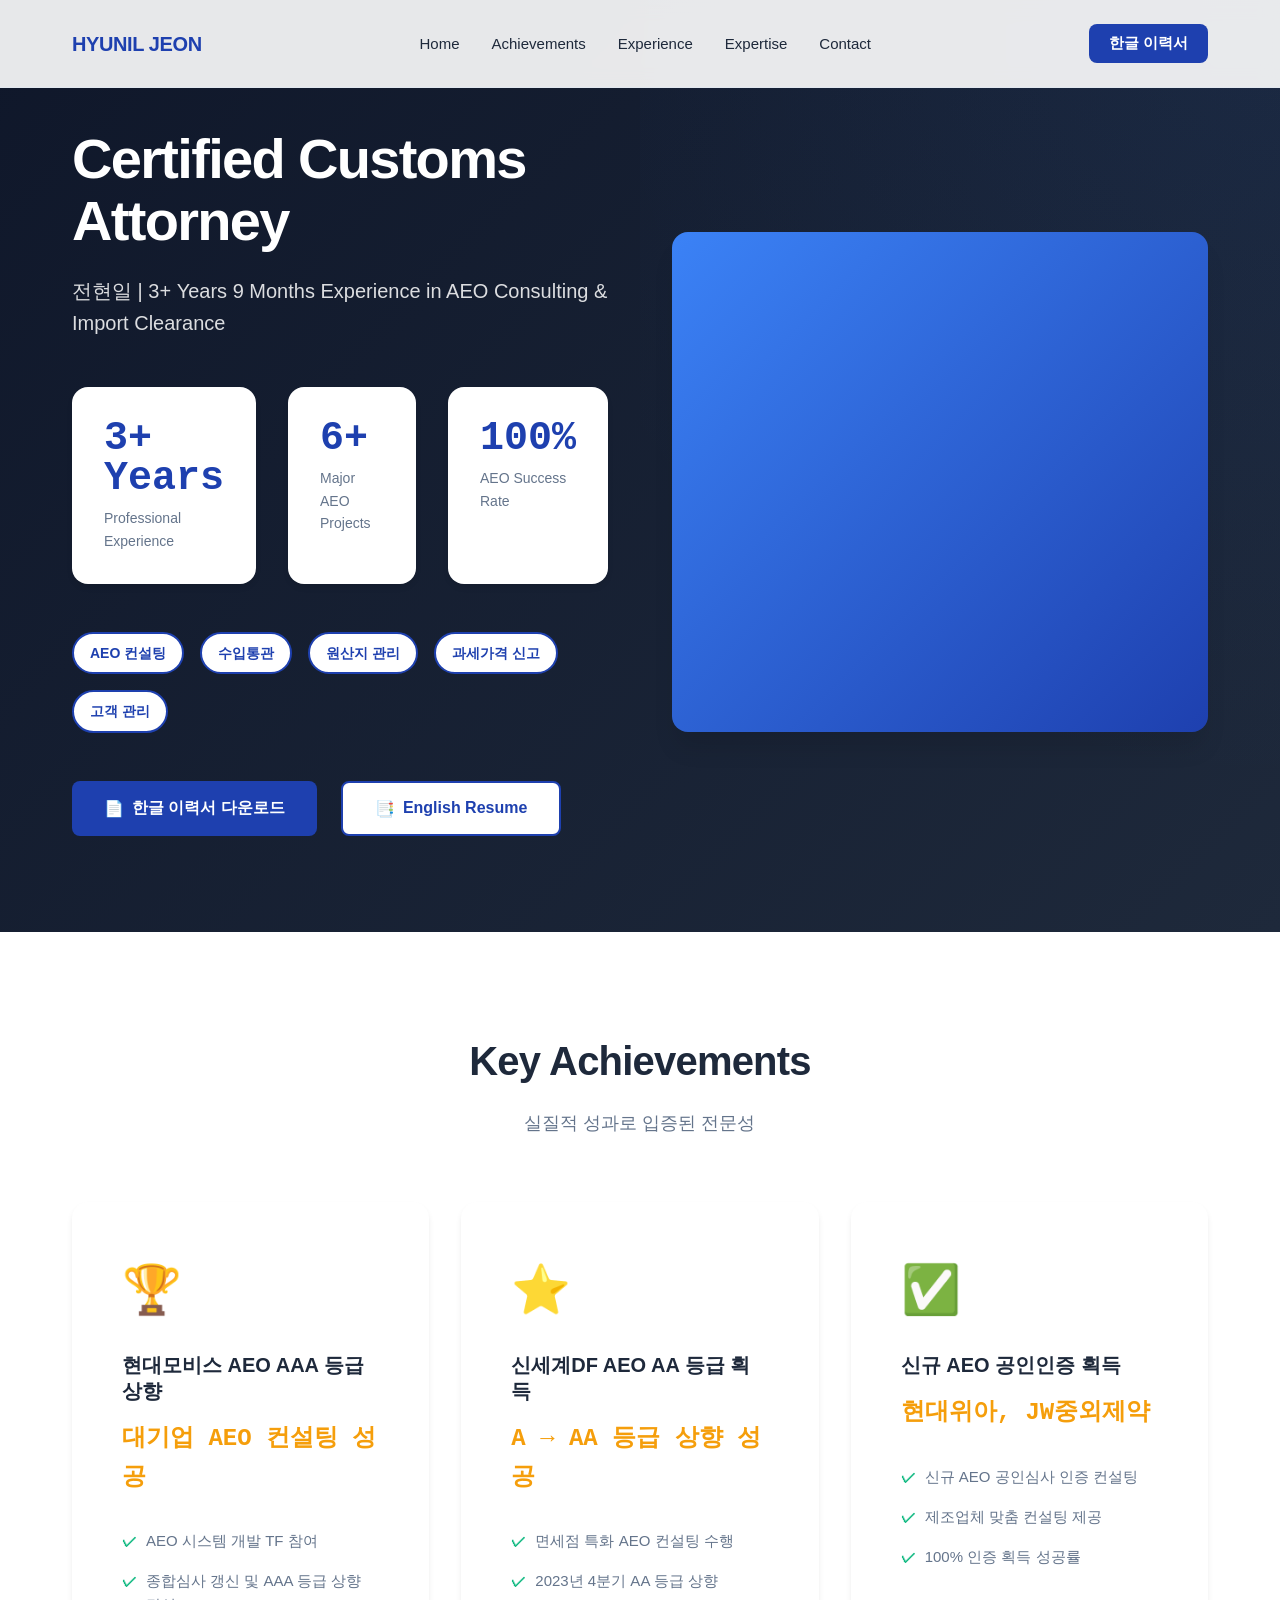
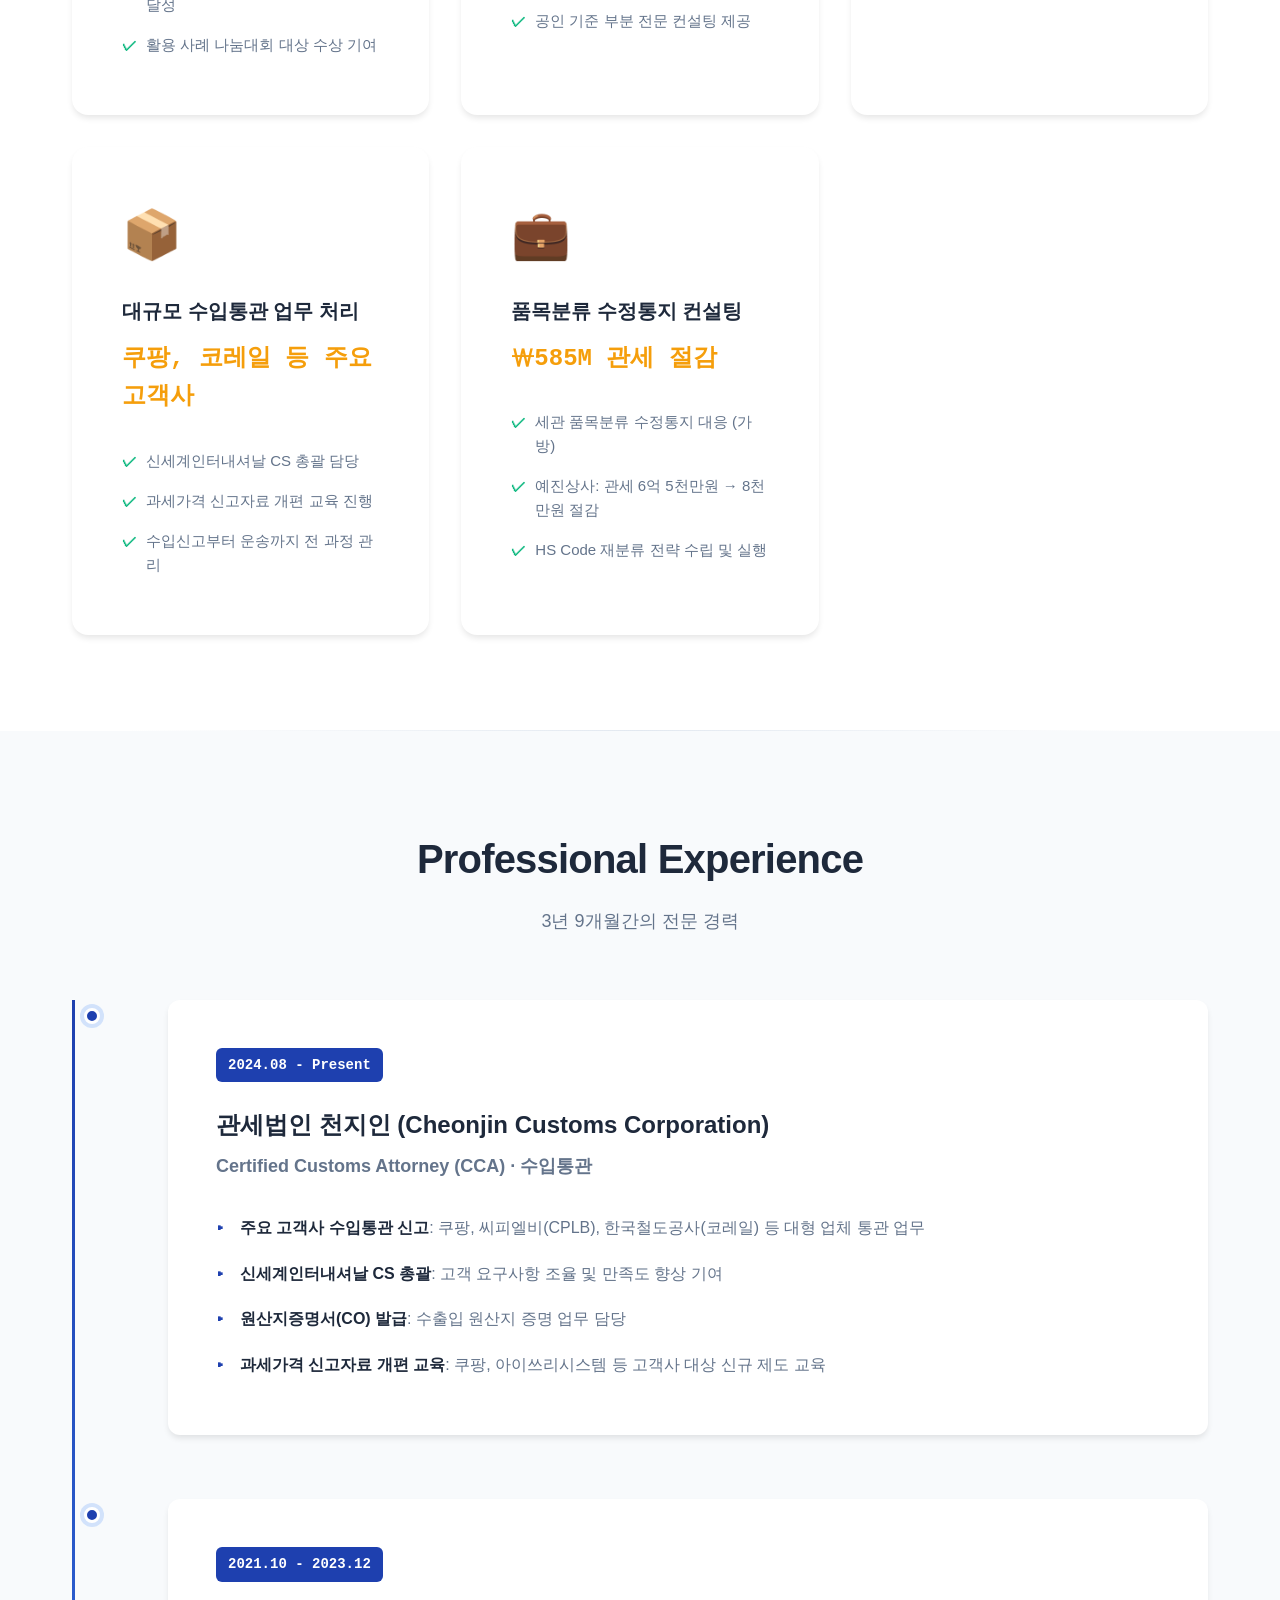
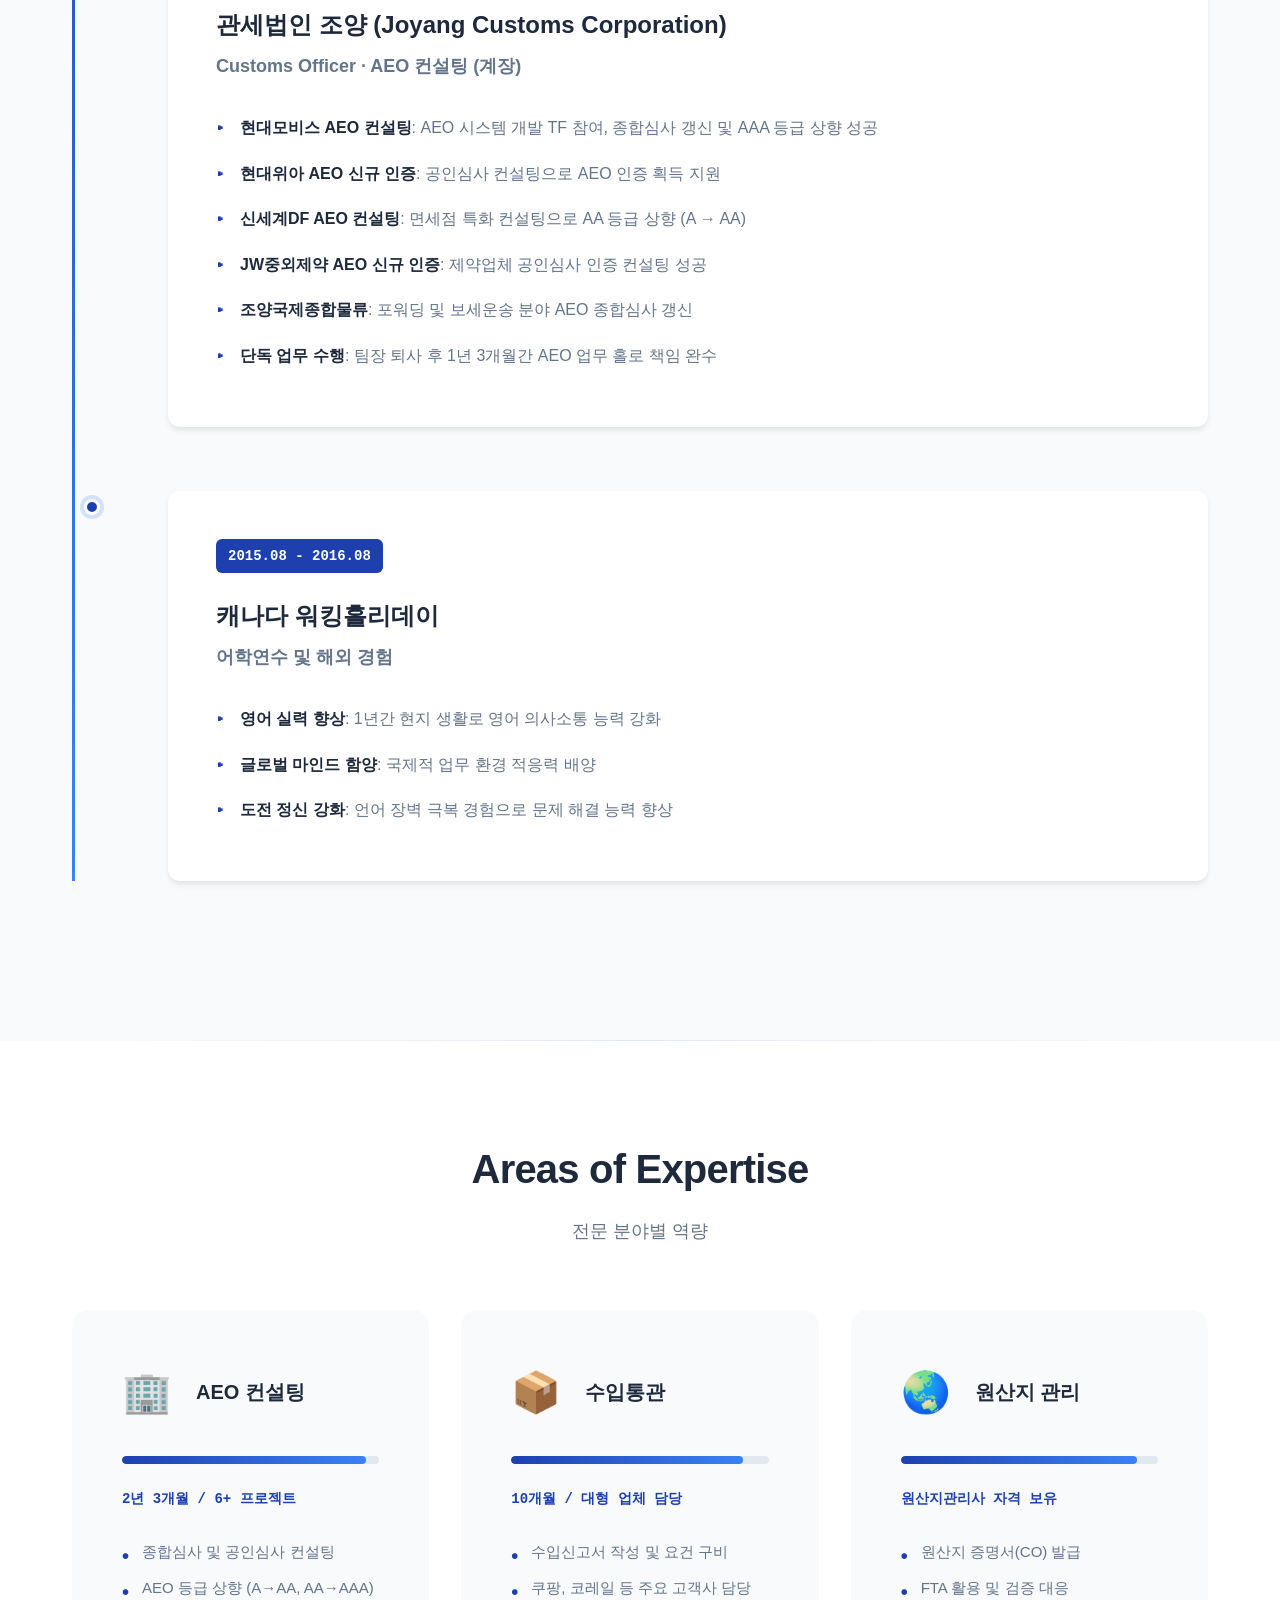
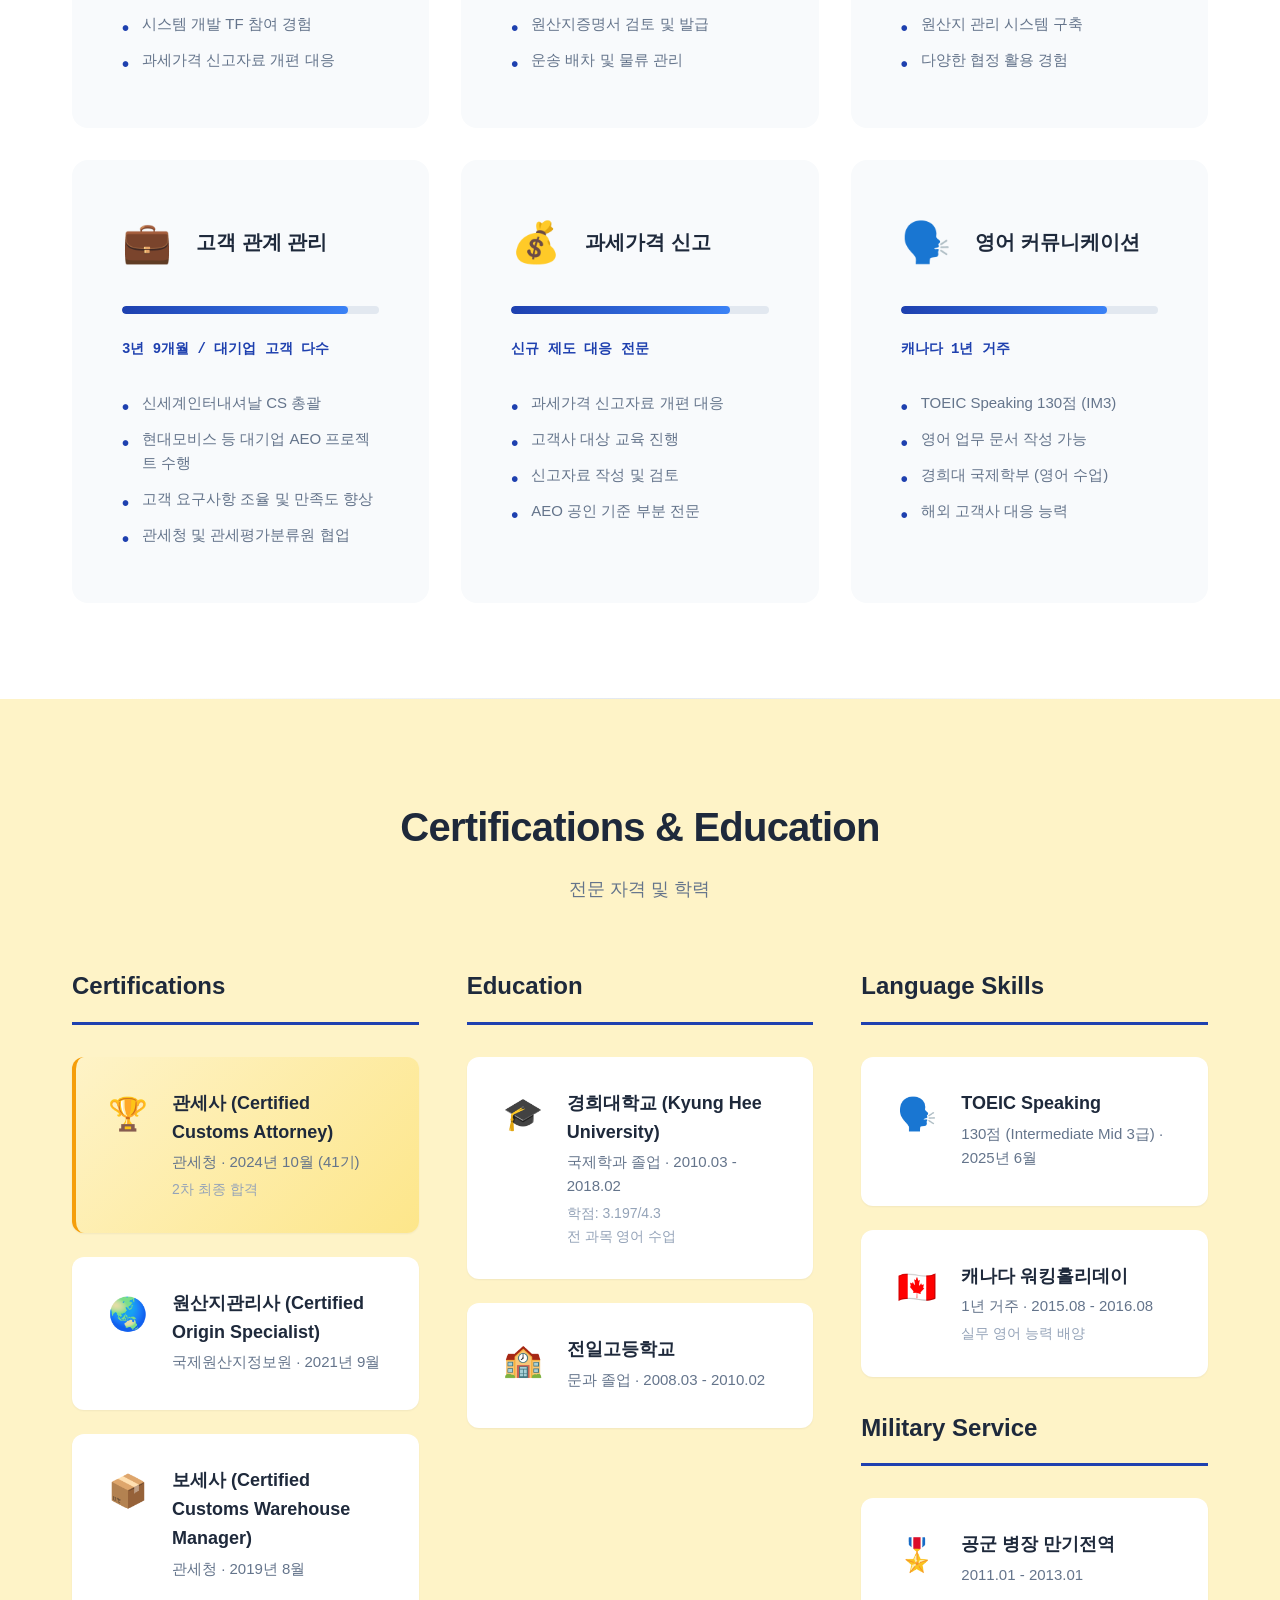
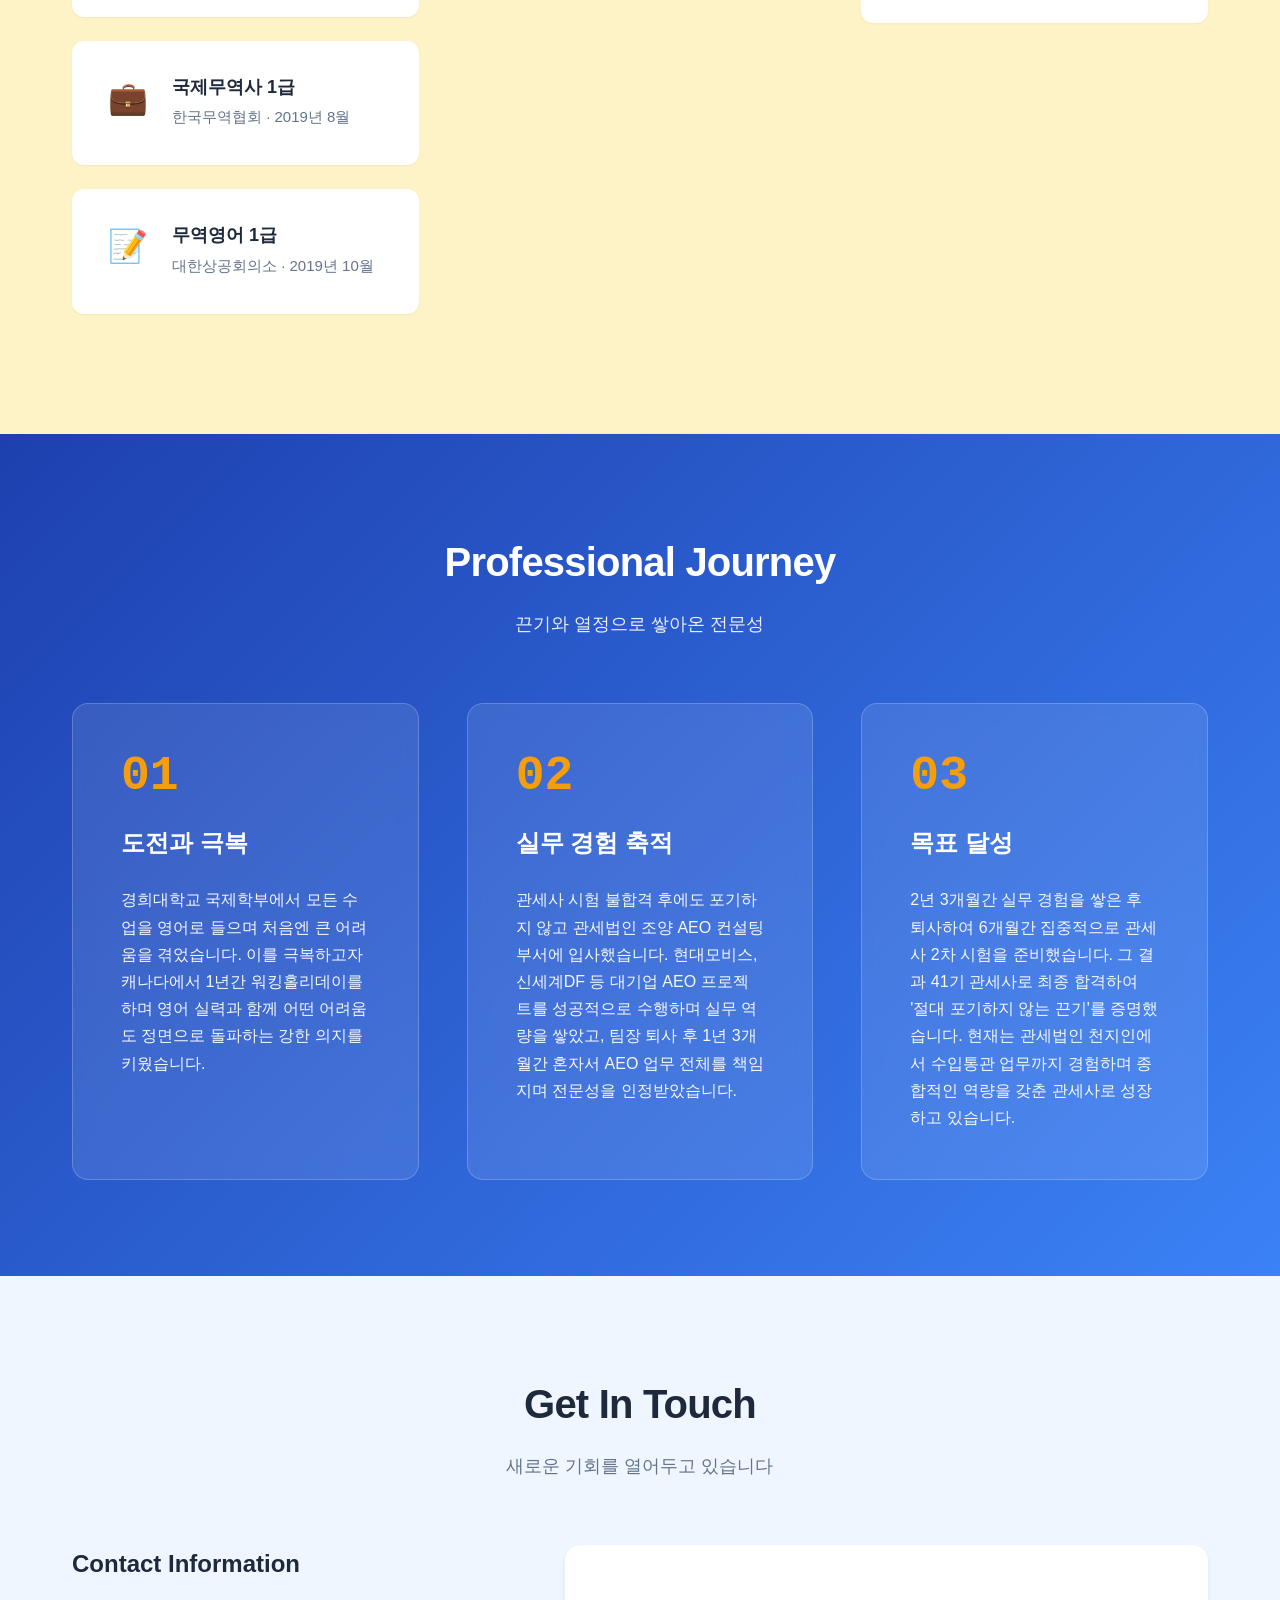
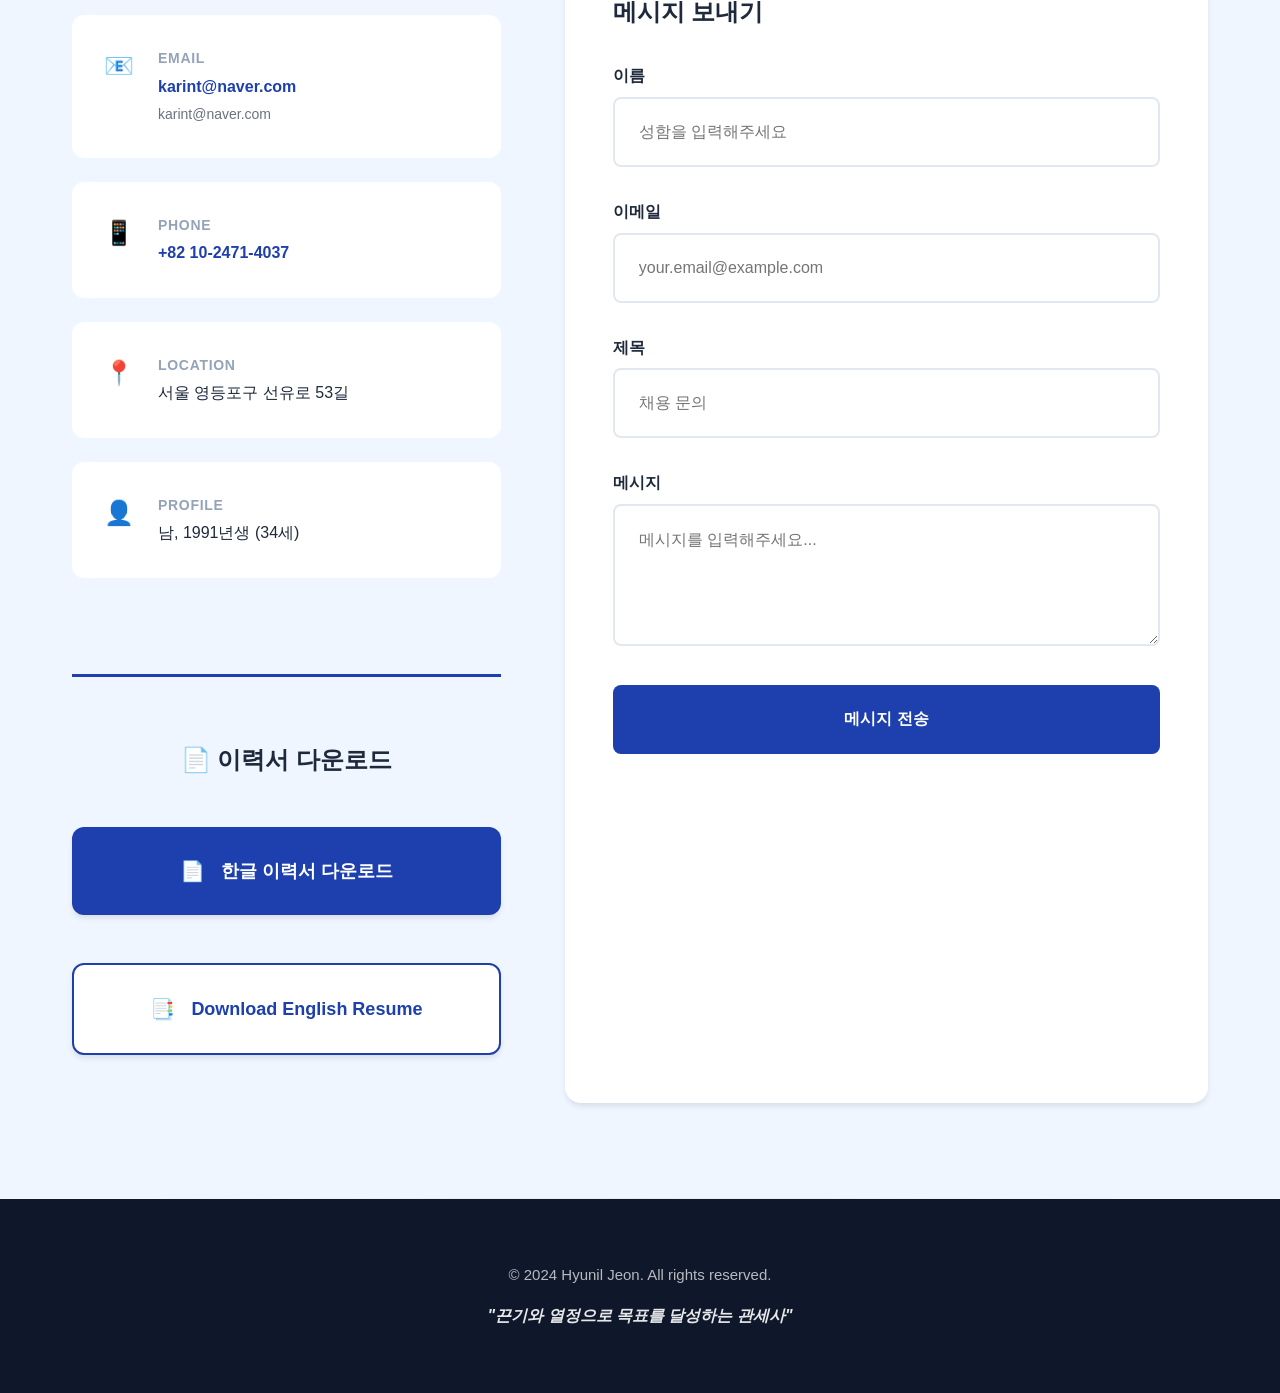
<file: index.html>
<!DOCTYPE html>
<html lang="ko">
<head>
    <meta charset="UTF-8">
    <meta name="viewport" content="width=device-width, initial-scale=1.0">
    <meta name="description" content="전현일 관세사 포트폴리오 - AEO 컨설팅, 수입통관 전문">
    <title>전현일 | Certified Customs Attorney Portfolio</title>
    <link rel="stylesheet" href="styles.css">
</head>
<body>

    <!-- ========================================
         SECTION: NAVIGATION
         섹션 ID: nav-header
         목적: 고정 네비게이션 메뉴
    ========================================= -->
    <nav id="nav-header" class="navigation">
        <div class="nav-container">
            <div class="nav-logo">
                <span class="logo-text">HYUNIL JEON</span>
            </div>
            <ul class="nav-menu">
                <li><a href="#hero-section">Home</a></li>
                <li><a href="#achievements-section">Achievements</a></li>
                <li><a href="#experience-section">Experience</a></li>
                <li><a href="#expertise-section">Expertise</a></li>
                <li><a href="#contact-section">Contact</a></li>
            </ul>
            <button class="nav-cta" data-resume="korean">한글 이력서</button>
        </div>
    </nav>

    <!-- ========================================
         SECTION: HERO / ABOVE THE FOLD
         섹션 ID: hero-section
         목적: 3초 내 핵심 메시지 전달
         구성: 타이틀, 핵심 수치 3개, 전문분야 태그, CTA
    ========================================= -->
    <section id="hero-section" class="hero">
        <div class="hero-container">
            <div class="hero-content">
                <!-- 메인 타이틀 -->
                <div class="hero-title-group">
                    <h1 class="hero-title">Certified Customs Attorney</h1>
                    <p class="hero-subtitle">전현일 | 3+ Years 9 Months Experience in AEO Consulting & Import Clearance</p>
                </div>

                <!-- 핵심 수치 3개 (Big Numbers) -->
                <div class="hero-stats">
                    <div class="stat-card">
                        <div class="stat-number" data-target="3">3+ Years</div>
                        <div class="stat-label">Professional Experience</div>
                    </div>
                    <div class="stat-card">
                        <div class="stat-number" data-target="6">6+</div>
                        <div class="stat-label">Major AEO Projects</div>
                    </div>
                    <div class="stat-card">
                        <div class="stat-number" data-target="100">100%</div>
                        <div class="stat-label">AEO Success Rate</div>
                    </div>
                </div>

                <!-- 전문 분야 태그 -->
                <div class="hero-expertise-tags">
                    <span class="expertise-tag">AEO 컨설팅</span>
                    <span class="expertise-tag">수입통관</span>
                    <span class="expertise-tag">원산지 관리</span>
                    <span class="expertise-tag">과세가격 신고</span>
                    <span class="expertise-tag">고객 관리</span>
                </div>

                <!-- CTA 버튼 -->
                <div class="hero-cta-group">
                    <button class="btn-primary" data-resume="korean">
                        <span>📄</span> 한글 이력서 다운로드
                    </button>
                    <button class="btn-secondary" data-resume="english">
                        <span>📑</span> English Resume
                    </button>
                </div>
            </div>

            <!-- Hero 이미지 (Optional) -->
            <div class="hero-image">
                <div class="hero-image-placeholder">
                    <!-- 프로필 이미지 -->
                </div>
            </div>
        </div>
    </section>

    <!-- ========================================
         SECTION: KEY ACHIEVEMENTS
         섹션 ID: achievements-section
         목적: 10초 내 주요 성과 파악
         구성: 카드형 레이아웃 (4개)
    ========================================= -->
    <section id="achievements-section" class="achievements">
        <div class="achievements-container">
            <div class="section-header">
                <h2 class="section-title">Key Achievements</h2>
                <p class="section-subtitle">실질적 성과로 입증된 전문성</p>
            </div>

            <div class="achievements-grid">
                <!-- Achievement Card 1 -->
                <div class="achievement-card">
                    <div class="achievement-icon">
                        <span class="icon-placeholder">🏆</span>
                    </div>
                    <h3 class="achievement-title">현대모비스 AEO AAA 등급 상향</h3>
                    <div class="achievement-metric">대기업 AEO 컨설팅 성공</div>
                    <ul class="achievement-details">
                        <li>AEO 시스템 개발 TF 참여</li>
                        <li>종합심사 갱신 및 AAA 등급 상향 달성</li>
                        <li>활용 사례 나눔대회 대상 수상 기여</li>
                    </ul>
                </div>

                <!-- Achievement Card 2 -->
                <div class="achievement-card">
                    <div class="achievement-icon">
                        <span class="icon-placeholder">⭐</span>
                    </div>
                    <h3 class="achievement-title">신세계DF AEO AA 등급 획득</h3>
                    <div class="achievement-metric">A → AA 등급 상향 성공</div>
                    <ul class="achievement-details">
                        <li>면세점 특화 AEO 컨설팅 수행</li>
                        <li>2023년 4분기 AA 등급 상향</li>
                        <li>공인 기준 부분 전문 컨설팅 제공</li>
                    </ul>
                </div>

                <!-- Achievement Card 3 -->
                <div class="achievement-card">
                    <div class="achievement-icon">
                        <span class="icon-placeholder">✅</span>
                    </div>
                    <h3 class="achievement-title">신규 AEO 공인인증 획득</h3>
                    <div class="achievement-metric">현대위아, JW중외제약</div>
                    <ul class="achievement-details">
                        <li>신규 AEO 공인심사 인증 컨설팅</li>
                        <li>제조업체 맞춤 컨설팅 제공</li>
                        <li>100% 인증 획득 성공률</li>
                    </ul>
                </div>

                <!-- Achievement Card 4 -->
                <div class="achievement-card">
                    <div class="achievement-icon">
                        <span class="icon-placeholder">📦</span>
                    </div>
                    <h3 class="achievement-title">대규모 수입통관 업무 처리</h3>
                    <div class="achievement-metric">쿠팡, 코레일 등 주요 고객사</div>
                    <ul class="achievement-details">
                        <li>신세계인터내셔날 CS 총괄 담당</li>
                        <li>과세가격 신고자료 개편 교육 진행</li>
                        <li>수입신고부터 운송까지 전 과정 관리</li>
                    </ul>
                </div>

                <!-- Achievement Card 5 -->
                <div class="achievement-card">
                    <div class="achievement-icon">
                        <span class="icon-placeholder">💼</span>
                    </div>
                    <h3 class="achievement-title">품목분류 수정통지 컨설팅</h3>
                    <div class="achievement-metric">₩585M 관세 절감</div>
                    <ul class="achievement-details">
                        <li>세관 품목분류 수정통지 대응 (가방)</li>
                        <li>예진상사: 관세 6억 5천만원 → 8천만원 절감</li>
                        <li>HS Code 재분류 전략 수립 및 실행</li>
                    </ul>
                </div>
            </div>
        </div>
    </section>

    <!-- ========================================
         SECTION: EXPERIENCE TIMELINE
         섹션 ID: experience-section
         목적: 15초 내 경력 흐름 파악
         구성: 세로형 타임라인
    ========================================= -->
    <section id="experience-section" class="experience">
        <div class="experience-container">
            <div class="section-header">
                <h2 class="section-title">Professional Experience</h2>
                <p class="section-subtitle">3년 9개월간의 전문 경력</p>
            </div>

            <div class="timeline">
                <!-- Timeline Item 1 -->
                <div class="timeline-item">
                    <div class="timeline-marker"></div>
                    <div class="timeline-content">
                        <div class="timeline-period">2024.08 - Present</div>
                        <h3 class="timeline-company">관세법인 천지인 (Cheonjin Customs Corporation)</h3>
                        <h4 class="timeline-position">Certified Customs Attorney (CCA) · 수입통관</h4>
                        <ul class="timeline-responsibilities">
                            <li><strong>주요 고객사 수입통관 신고</strong>: 쿠팡, 씨피엘비(CPLB), 한국철도공사(코레일) 등 대형 업체 통관 업무</li>
                            <li><strong>신세계인터내셔날 CS 총괄</strong>: 고객 요구사항 조율 및 만족도 향상 기여</li>
                            <li><strong>원산지증명서(CO) 발급</strong>: 수출입 원산지 증명 업무 담당</li>
                            <li><strong>과세가격 신고자료 개편 교육</strong>: 쿠팡, 아이쓰리시스템 등 고객사 대상 신규 제도 교육</li>
                        </ul>
                    </div>
                </div>

                <!-- Timeline Item 2 -->
                <div class="timeline-item">
                    <div class="timeline-marker"></div>
                    <div class="timeline-content">
                        <div class="timeline-period">2021.10 - 2023.12</div>
                        <h3 class="timeline-company">관세법인 조양 (Joyang Customs Corporation)</h3>
                        <h4 class="timeline-position">Customs Officer · AEO 컨설팅 (계장)</h4>
                        <ul class="timeline-responsibilities">
                            <li><strong>현대모비스 AEO 컨설팅</strong>: AEO 시스템 개발 TF 참여, 종합심사 갱신 및 AAA 등급 상향 성공</li>
                            <li><strong>현대위아 AEO 신규 인증</strong>: 공인심사 컨설팅으로 AEO 인증 획득 지원</li>
                            <li><strong>신세계DF AEO 컨설팅</strong>: 면세점 특화 컨설팅으로 AA 등급 상향 (A → AA)</li>
                            <li><strong>JW중외제약 AEO 신규 인증</strong>: 제약업체 공인심사 인증 컨설팅 성공</li>
                            <li><strong>조양국제종합물류</strong>: 포워딩 및 보세운송 분야 AEO 종합심사 갱신</li>
                            <li><strong>단독 업무 수행</strong>: 팀장 퇴사 후 1년 3개월간 AEO 업무 홀로 책임 완수</li>
                        </ul>
                    </div>
                </div>

                <!-- Timeline Item 3: 캐나다 어학연수 -->
                <div class="timeline-item">
                    <div class="timeline-marker"></div>
                    <div class="timeline-content">
                        <div class="timeline-period">2015.08 - 2016.08</div>
                        <h3 class="timeline-company">캐나다 워킹홀리데이</h3>
                        <h4 class="timeline-position">어학연수 및 해외 경험</h4>
                        <ul class="timeline-responsibilities">
                            <li><strong>영어 실력 향상</strong>: 1년간 현지 생활로 영어 의사소통 능력 강화</li>
                            <li><strong>글로벌 마인드 함양</strong>: 국제적 업무 환경 적응력 배양</li>
                            <li><strong>도전 정신 강화</strong>: 언어 장벽 극복 경험으로 문제 해결 능력 향상</li>
                        </ul>
                    </div>
                </div>
            </div>
        </div>
    </section>

    <!-- ========================================
         SECTION: EXPERTISE MATRIX
         섹션 ID: expertise-section
         목적: 전문 영역 한눈에 파악
         구성: 역량 카테고리별 시각화
    ========================================= -->
    <section id="expertise-section" class="expertise">
        <div class="expertise-container">
            <div class="section-header">
                <h2 class="section-title">Areas of Expertise</h2>
                <p class="section-subtitle">전문 분야별 역량</p>
            </div>

            <div class="expertise-grid">
                <!-- Expertise Card 1 -->
                <div class="expertise-card">
                    <div class="expertise-card-header">
                        <span class="expertise-icon">🏢</span>
                        <h3 class="expertise-card-title">AEO 컨설팅</h3>
                    </div>
                    <div class="expertise-level">
                        <div class="expertise-bar" data-level="95"></div>
                    </div>
                    <div class="expertise-details">
                        <p class="expertise-experience">2년 3개월 / 6+ 프로젝트</p>
                        <ul class="expertise-skills">
                            <li>종합심사 및 공인심사 컨설팅</li>
                            <li>AEO 등급 상향 (A→AA, AA→AAA)</li>
                            <li>시스템 개발 TF 참여 경험</li>
                            <li>과세가격 신고자료 개편 대응</li>
                        </ul>
                    </div>
                </div>

                <!-- Expertise Card 2 -->
                <div class="expertise-card">
                    <div class="expertise-card-header">
                        <span class="expertise-icon">📦</span>
                        <h3 class="expertise-card-title">수입통관</h3>
                    </div>
                    <div class="expertise-level">
                        <div class="expertise-bar" data-level="90"></div>
                    </div>
                    <div class="expertise-details">
                        <p class="expertise-experience">10개월 / 대형 업체 담당</p>
                        <ul class="expertise-skills">
                            <li>수입신고서 작성 및 요건 구비</li>
                            <li>쿠팡, 코레일 등 주요 고객사 담당</li>
                            <li>원산지증명서 검토 및 발급</li>
                            <li>운송 배차 및 물류 관리</li>
                        </ul>
                    </div>
                </div>

                <!-- Expertise Card 3 -->
                <div class="expertise-card">
                    <div class="expertise-card-header">
                        <span class="expertise-icon">🌏</span>
                        <h3 class="expertise-card-title">원산지 관리</h3>
                    </div>
                    <div class="expertise-level">
                        <div class="expertise-bar" data-level="92"></div>
                    </div>
                    <div class="expertise-details">
                        <p class="expertise-experience">원산지관리사 자격 보유</p>
                        <ul class="expertise-skills">
                            <li>원산지 증명서(CO) 발급</li>
                            <li>FTA 활용 및 검증 대응</li>
                            <li>원산지 관리 시스템 구축</li>
                            <li>다양한 협정 활용 경험</li>
                        </ul>
                    </div>
                </div>

                <!-- Expertise Card 4 -->
                <div class="expertise-card">
                    <div class="expertise-card-header">
                        <span class="expertise-icon">💼</span>
                        <h3 class="expertise-card-title">고객 관계 관리</h3>
                    </div>
                    <div class="expertise-level">
                        <div class="expertise-bar" data-level="88"></div>
                    </div>
                    <div class="expertise-details">
                        <p class="expertise-experience">3년 9개월 / 대기업 고객 다수</p>
                        <ul class="expertise-skills">
                            <li>신세계인터내셔날 CS 총괄</li>
                            <li>현대모비스 등 대기업 AEO 프로젝트 수행</li>
                            <li>고객 요구사항 조율 및 만족도 향상</li>
                            <li>관세청 및 관세평가분류원 협업</li>
                        </ul>
                    </div>
                </div>

                <!-- Expertise Card 5 -->
                <div class="expertise-card">
                    <div class="expertise-card-header">
                        <span class="expertise-icon">💰</span>
                        <h3 class="expertise-card-title">과세가격 신고</h3>
                    </div>
                    <div class="expertise-level">
                        <div class="expertise-bar" data-level="85"></div>
                    </div>
                    <div class="expertise-details">
                        <p class="expertise-experience">신규 제도 대응 전문</p>
                        <ul class="expertise-skills">
                            <li>과세가격 신고자료 개편 대응</li>
                            <li>고객사 대상 교육 진행</li>
                            <li>신고자료 작성 및 검토</li>
                            <li>AEO 공인 기준 부분 전문</li>
                        </ul>
                    </div>
                </div>

                <!-- Expertise Card 6 -->
                <div class="expertise-card">
                    <div class="expertise-card-header">
                        <span class="expertise-icon">🗣️</span>
                        <h3 class="expertise-card-title">영어 커뮤니케이션</h3>
                    </div>
                    <div class="expertise-level">
                        <div class="expertise-bar" data-level="80"></div>
                    </div>
                    <div class="expertise-details">
                        <p class="expertise-experience">캐나다 1년 거주</p>
                        <ul class="expertise-skills">
                            <li>TOEIC Speaking 130점 (IM3)</li>
                            <li>영어 업무 문서 작성 가능</li>
                            <li>경희대 국제학부 (영어 수업)</li>
                            <li>해외 고객사 대응 능력</li>
                        </ul>
                    </div>
                </div>
            </div>
        </div>
    </section>

    <!-- ========================================
         SECTION: CERTIFICATIONS & EDUCATION
         섹션 ID: credentials-section
         목적: 자격증 및 학력 정보 제공
         구성: 자격증, 교육, 학력
    ========================================= -->
    <section id="credentials-section" class="credentials">
        <div class="credentials-container">
            <div class="section-header">
                <h2 class="section-title">Certifications & Education</h2>
                <p class="section-subtitle">전문 자격 및 학력</p>
            </div>

            <div class="credentials-grid">
                <!-- Certifications Column -->
                <div class="credentials-column">
                    <h3 class="credentials-subtitle">Certifications</h3>
                    <ul class="credentials-list">
                        <li class="credential-item credential-highlight">
                            <div class="credential-icon">🏆</div>
                            <div class="credential-info">
                                <h4 class="credential-name">관세사 (Certified Customs Attorney)</h4>
                                <p class="credential-issuer">관세청 · 2024년 10월 (41기)</p>
                                <p class="credential-detail">2차 최종 합격</p>
                            </div>
                        </li>
                        <li class="credential-item">
                            <div class="credential-icon">🌏</div>
                            <div class="credential-info">
                                <h4 class="credential-name">원산지관리사 (Certified Origin Specialist)</h4>
                                <p class="credential-issuer">국제원산지정보원 · 2021년 9월</p>
                            </div>
                        </li>
                        <li class="credential-item">
                            <div class="credential-icon">📦</div>
                            <div class="credential-info">
                                <h4 class="credential-name">보세사 (Certified Customs Warehouse Manager)</h4>
                                <p class="credential-issuer">관세청 · 2019년 8월</p>
                            </div>
                        </li>
                        <li class="credential-item">
                            <div class="credential-icon">💼</div>
                            <div class="credential-info">
                                <h4 class="credential-name">국제무역사 1급</h4>
                                <p class="credential-issuer">한국무역협회 · 2019년 8월</p>
                            </div>
                        </li>
                        <li class="credential-item">
                            <div class="credential-icon">📝</div>
                            <div class="credential-info">
                                <h4 class="credential-name">무역영어 1급</h4>
                                <p class="credential-issuer">대한상공회의소 · 2019년 10월</p>
                            </div>
                        </li>
                    </ul>
                </div>

                <!-- Education Column -->
                <div class="credentials-column">
                    <h3 class="credentials-subtitle">Education</h3>
                    <ul class="credentials-list">
                        <li class="credential-item">
                            <div class="credential-icon">🎓</div>
                            <div class="credential-info">
                                <h4 class="credential-name">경희대학교 (Kyung Hee University)</h4>
                                <p class="credential-issuer">국제학과 졸업 · 2010.03 - 2018.02</p>
                                <p class="credential-detail">학점: 3.197/4.3</p>
                                <p class="credential-detail">전 과목 영어 수업</p>
                            </div>
                        </li>
                        <li class="credential-item">
                            <div class="credential-icon">🏫</div>
                            <div class="credential-info">
                                <h4 class="credential-name">전일고등학교</h4>
                                <p class="credential-issuer">문과 졸업 · 2008.03 - 2010.02</p>
                            </div>
                        </li>
                    </ul>
                </div>

                <!-- Language Skills -->
                <div class="credentials-column">
                    <h3 class="credentials-subtitle">Language Skills</h3>
                    <ul class="credentials-list">
                        <li class="credential-item">
                            <div class="credential-icon">🗣️</div>
                            <div class="credential-info">
                                <h4 class="credential-name">TOEIC Speaking</h4>
                                <p class="credential-issuer">130점 (Intermediate Mid 3급) · 2025년 6월</p>
                            </div>
                        </li>
                        <li class="credential-item">
                            <div class="credential-icon">🇨🇦</div>
                            <div class="credential-info">
                                <h4 class="credential-name">캐나다 워킹홀리데이</h4>
                                <p class="credential-issuer">1년 거주 · 2015.08 - 2016.08</p>
                                <p class="credential-detail">실무 영어 능력 배양</p>
                            </div>
                        </li>
                    </ul>

                    <h3 class="credentials-subtitle" style="margin-top: 2rem;">Military Service</h3>
                    <ul class="credentials-list">
                        <li class="credential-item">
                            <div class="credential-icon">🎖️</div>
                            <div class="credential-info">
                                <h4 class="credential-name">공군 병장 만기전역</h4>
                                <p class="credential-issuer">2011.01 - 2013.01</p>
                            </div>
                        </li>
                    </ul>
                </div>
            </div>
        </div>
    </section>

    <!-- ========================================
         SECTION: PROFESSIONAL STORY
         섹션 ID: story-section
         목적: 전문성 성장 스토리 전달
         구성: 도전과 성장의 이야기
    ========================================= -->
    <section id="story-section" class="professional-story">
        <div class="story-container">
            <div class="section-header">
                <h2 class="section-title">Professional Journey</h2>
                <p class="section-subtitle">끈기와 열정으로 쌓아온 전문성</p>
            </div>

            <div class="story-content">
                <div class="story-card">
                    <div class="story-number">01</div>
                    <h3 class="story-title">도전과 극복</h3>
                    <p class="story-text">
                        경희대학교 국제학부에서 모든 수업을 영어로 들으며 처음엔 큰 어려움을 겪었습니다. 
                        이를 극복하고자 캐나다에서 1년간 워킹홀리데이를 하며 영어 실력과 함께 
                        어떤 어려움도 정면으로 돌파하는 강한 의지를 키웠습니다.
                    </p>
                </div>

                <div class="story-card">
                    <div class="story-number">02</div>
                    <h3 class="story-title">실무 경험 축적</h3>
                    <p class="story-text">
                        관세사 시험 불합격 후에도 포기하지 않고 관세법인 조양 AEO 컨설팅 부서에 입사했습니다. 
                        현대모비스, 신세계DF 등 대기업 AEO 프로젝트를 성공적으로 수행하며 실무 역량을 쌓았고, 
                        팀장 퇴사 후 1년 3개월간 혼자서 AEO 업무 전체를 책임지며 전문성을 인정받았습니다.
                    </p>
                </div>

                <div class="story-card">
                    <div class="story-number">03</div>
                    <h3 class="story-title">목표 달성</h3>
                    <p class="story-text">
                        2년 3개월간 실무 경험을 쌓은 후 퇴사하여 6개월간 집중적으로 관세사 2차 시험을 준비했습니다. 
                        그 결과 41기 관세사로 최종 합격하여 '절대 포기하지 않는 끈기'를 증명했습니다. 
                        현재는 관세법인 천지인에서 수입통관 업무까지 경험하며 종합적인 역량을 갖춘 관세사로 성장하고 있습니다.
                    </p>
                </div>
            </div>
        </div>
    </section>

    <!-- ========================================
         SECTION: CONTACT
         섹션 ID: contact-section
         목적: 연락처 정보 및 CTA
         구성: 연락처, Resume Download, Contact Form
    ========================================= -->
    <section id="contact-section" class="contact">
        <div class="contact-container">
            <div class="section-header">
                <h2 class="section-title">Get In Touch</h2>
                <p class="section-subtitle">새로운 기회를 열어두고 있습니다</p>
            </div>

            <div class="contact-content">
                <!-- Contact Info -->
                <div class="contact-info">
                    <h3 class="contact-info-title">Contact Information</h3>
                    
                    <div class="contact-methods">
                        <div class="contact-method">
                            <span class="contact-icon">📧</span>
                            <div class="contact-details">
                                <h4 class="contact-label">Email</h4>
                                <a href="mailto:karint@naver.com" class="contact-link">
                                    karint&#64;naver.com
                                </a>
                                <p class="contact-text-small" style="margin-top: 0.25rem; color: #6b7280; font-size: 0.875rem;">
                                    karint@naver.com
                                </p>
                            </div>
                        </div>

                        <div class="contact-method">
                            <span class="contact-icon">📱</span>
                            <div class="contact-details">
                                <h4 class="contact-label">Phone</h4>
                                <a href="tel:+821024714037" class="contact-link">
                                    +82 10-2471-4037
                                </a>
                            </div>
                        </div>

                        <div class="contact-method">
                            <span class="contact-icon">📍</span>
                            <div class="contact-details">
                                <h4 class="contact-label">Location</h4>
                                <p class="contact-text">서울 영등포구 선유로 53길</p>
                            </div>
                        </div>

                        <div class="contact-method">
                            <span class="contact-icon">👤</span>
                            <div class="contact-details">
                                <h4 class="contact-label">Profile</h4>
                                <p class="contact-text">남, 1991년생 (34세)</p>
                            </div>
                        </div>
                    </div>

                    <!-- Resume Download -->
                    <div class="contact-cta">
                        <h3 class="contact-download-title">📄 이력서 다운로드</h3>
                        <button class="btn-download" data-resume="korean">
                            <span class="btn-icon">📄</span>
                            한글 이력서 다운로드
                        </button>
                        <button class="btn-download btn-download-english" data-resume="english">
                            <span class="btn-icon">📑</span>
                            Download English Resume
                        </button>
                    </div>
                </div>

                <!-- Contact Form -->
                <div class="contact-form-wrapper">
                    <h3 class="contact-form-title">메시지 보내기</h3>
                    
                    <form class="contact-form">
                        <div class="form-group">
                            <label for="contact-name" class="form-label">이름</label>
                            <input 
                                type="text" 
                                id="contact-name" 
                                name="name" 
                                class="form-input"
                                placeholder="성함을 입력해주세요"
                                required
                            >
                        </div>

                        <div class="form-group">
                            <label for="contact-email" class="form-label">이메일</label>
                            <input 
                                type="email" 
                                id="contact-email" 
                                name="email" 
                                class="form-input"
                                placeholder="your.email@example.com"
                                required
                            >
                        </div>

                        <div class="form-group">
                            <label for="contact-subject" class="form-label">제목</label>
                            <input 
                                type="text" 
                                id="contact-subject" 
                                name="subject" 
                                class="form-input"
                                placeholder="채용 문의"
                            >
                        </div>

                        <div class="form-group">
                            <label for="contact-message" class="form-label">메시지</label>
                            <textarea 
                                id="contact-message" 
                                name="message" 
                                class="form-textarea"
                                rows="5"
                                placeholder="메시지를 입력해주세요..."
                                required
                            ></textarea>
                        </div>

                        <button type="submit" class="btn-submit">메시지 전송</button>
                    </form>
                </div>
            </div>
        </div>
    </section>

    <!-- ========================================
         SECTION: FOOTER
         섹션 ID: footer-section
         목적: 저작권 정보
    ========================================= -->
    <footer id="footer-section" class="footer">
        <div class="footer-container">
            <div class="footer-content">
                <p class="footer-copyright">
                    © 2024 Hyunil Jeon. All rights reserved.
                </p>
                <p class="footer-tagline">
                    "끈기와 열정으로 목표를 달성하는 관세사"
</file>
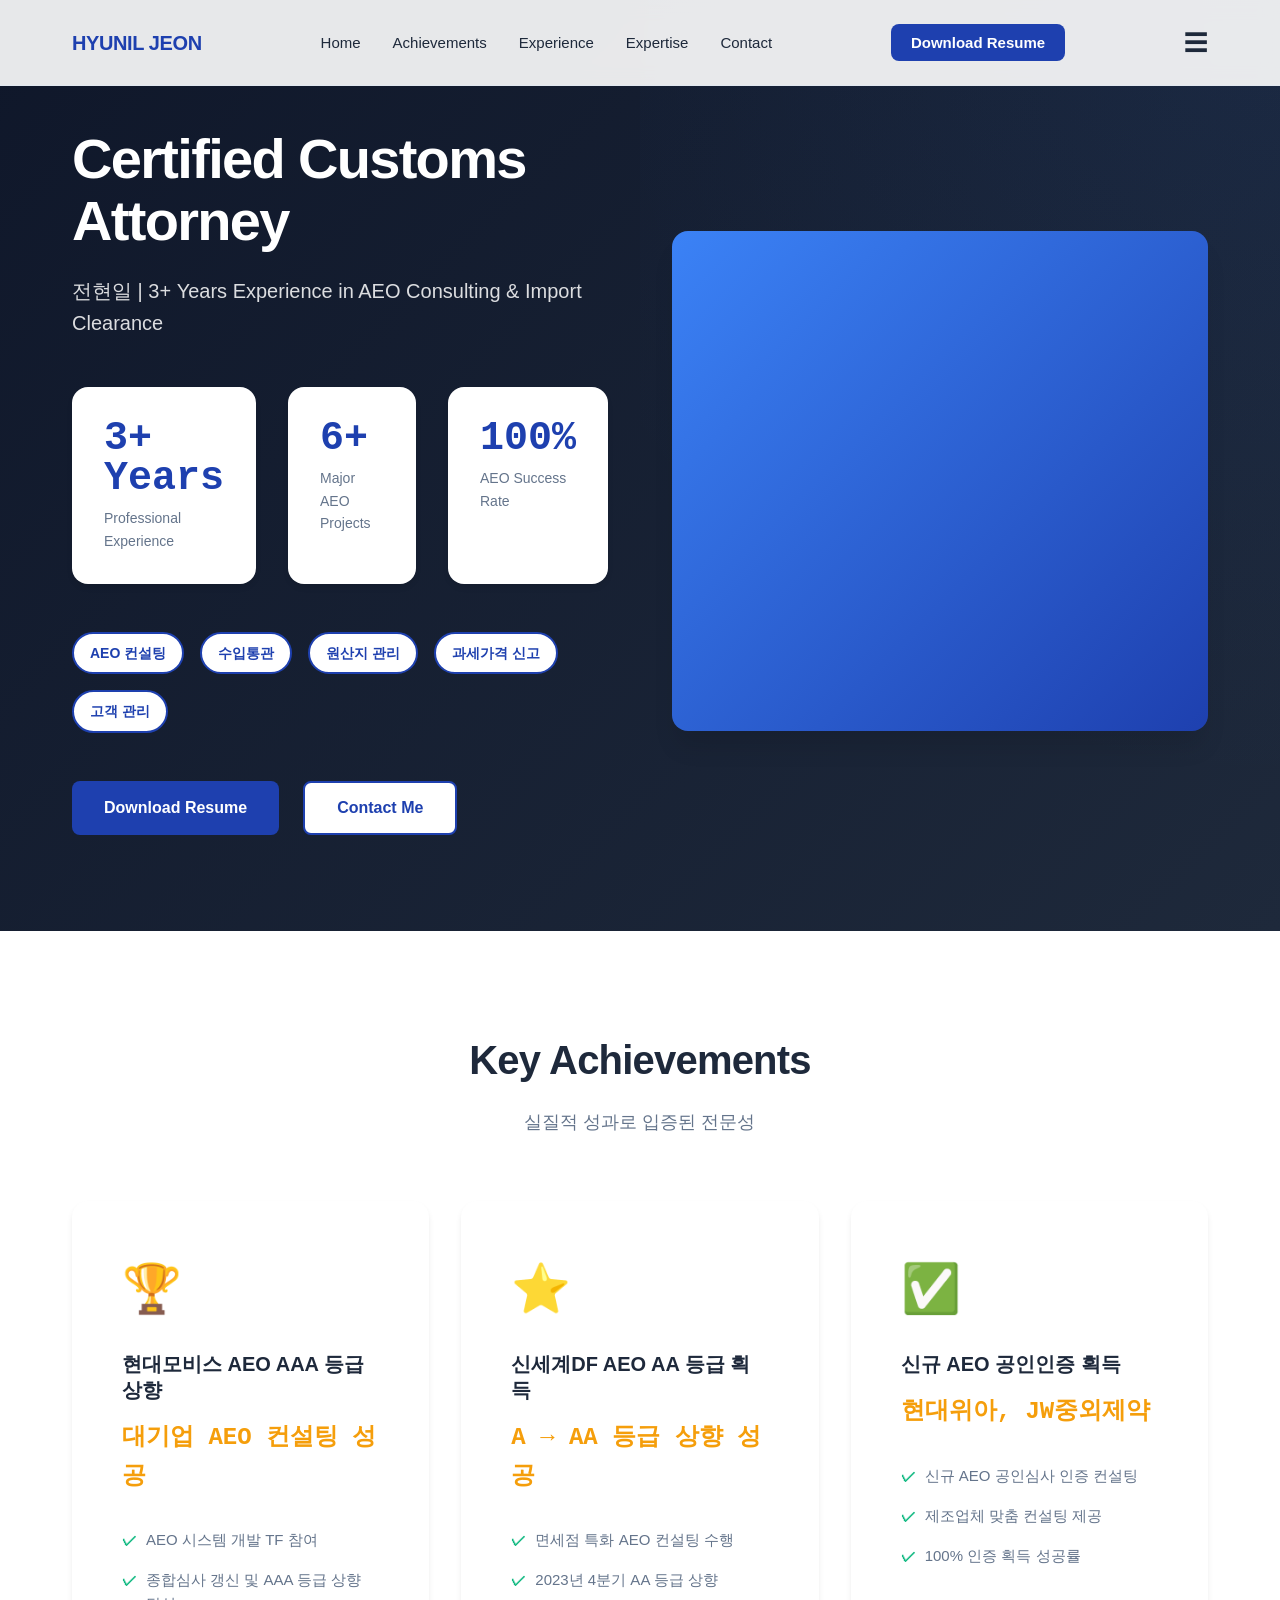
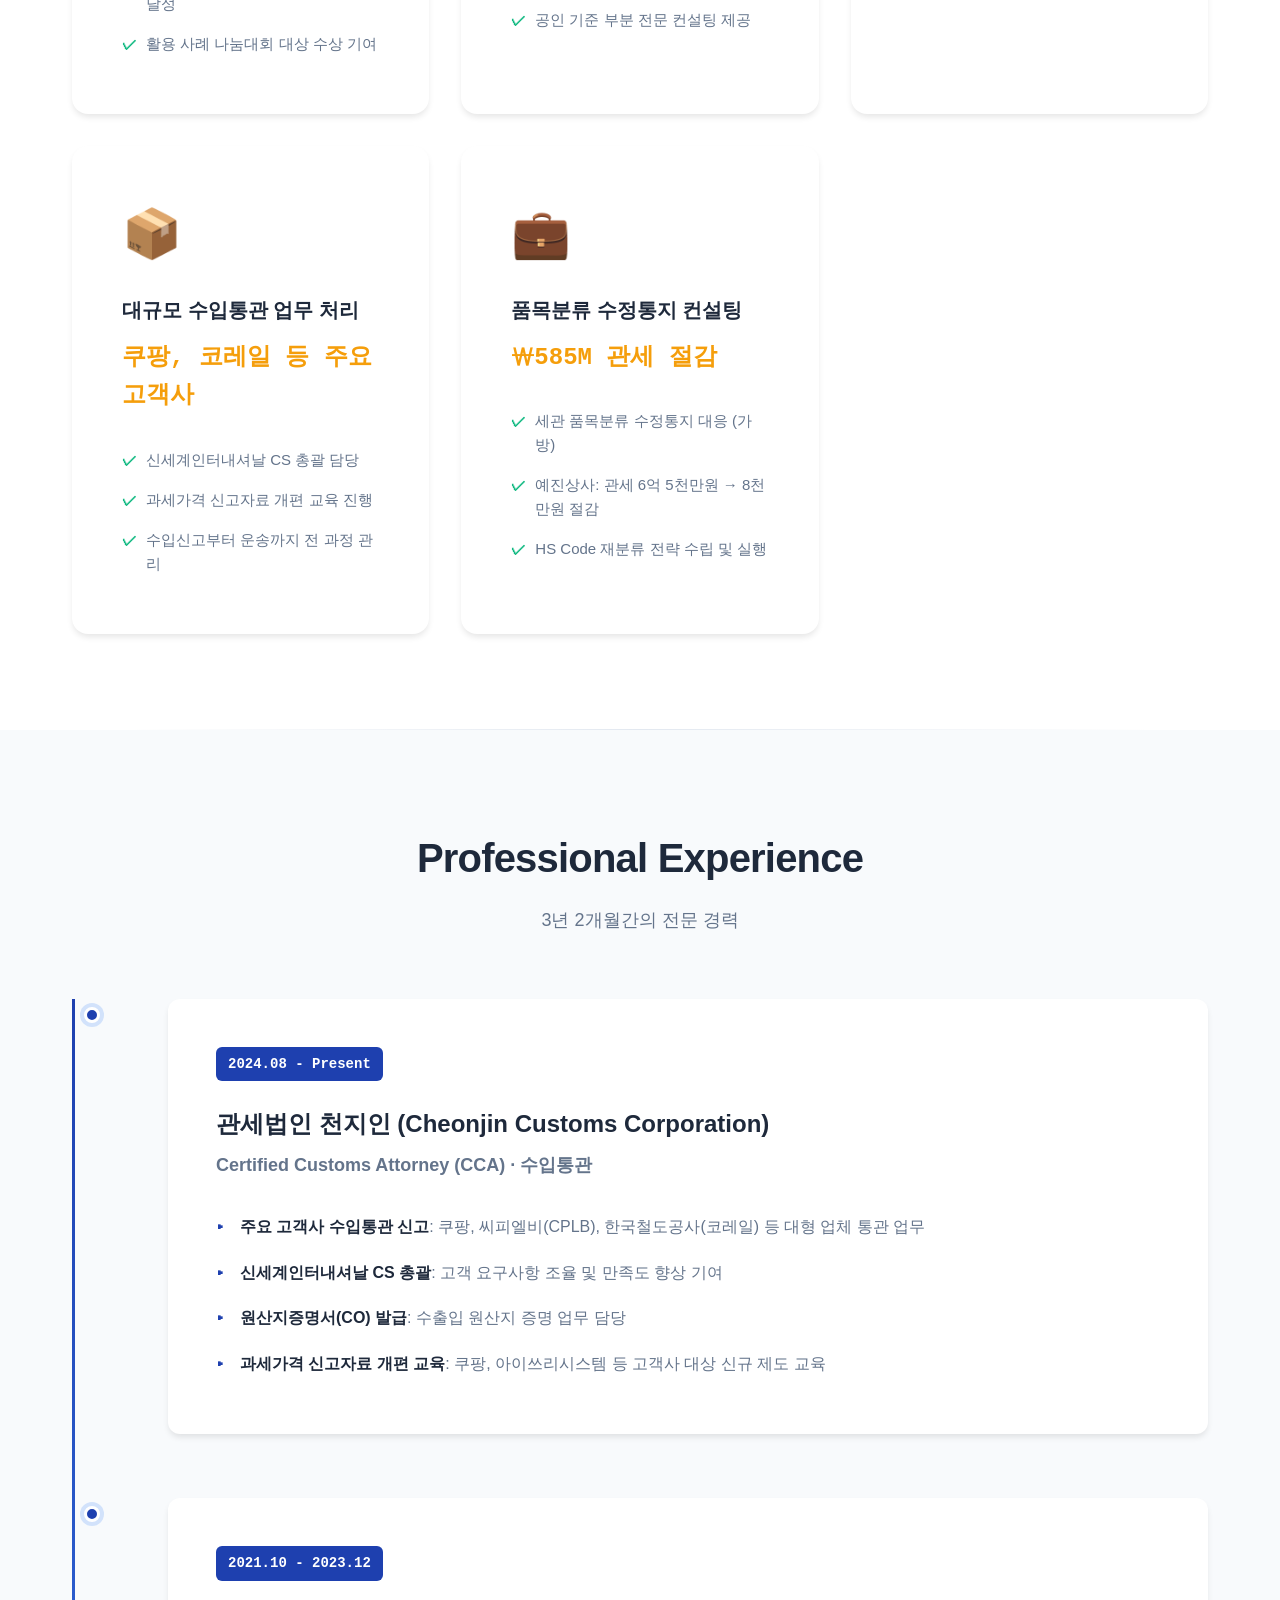
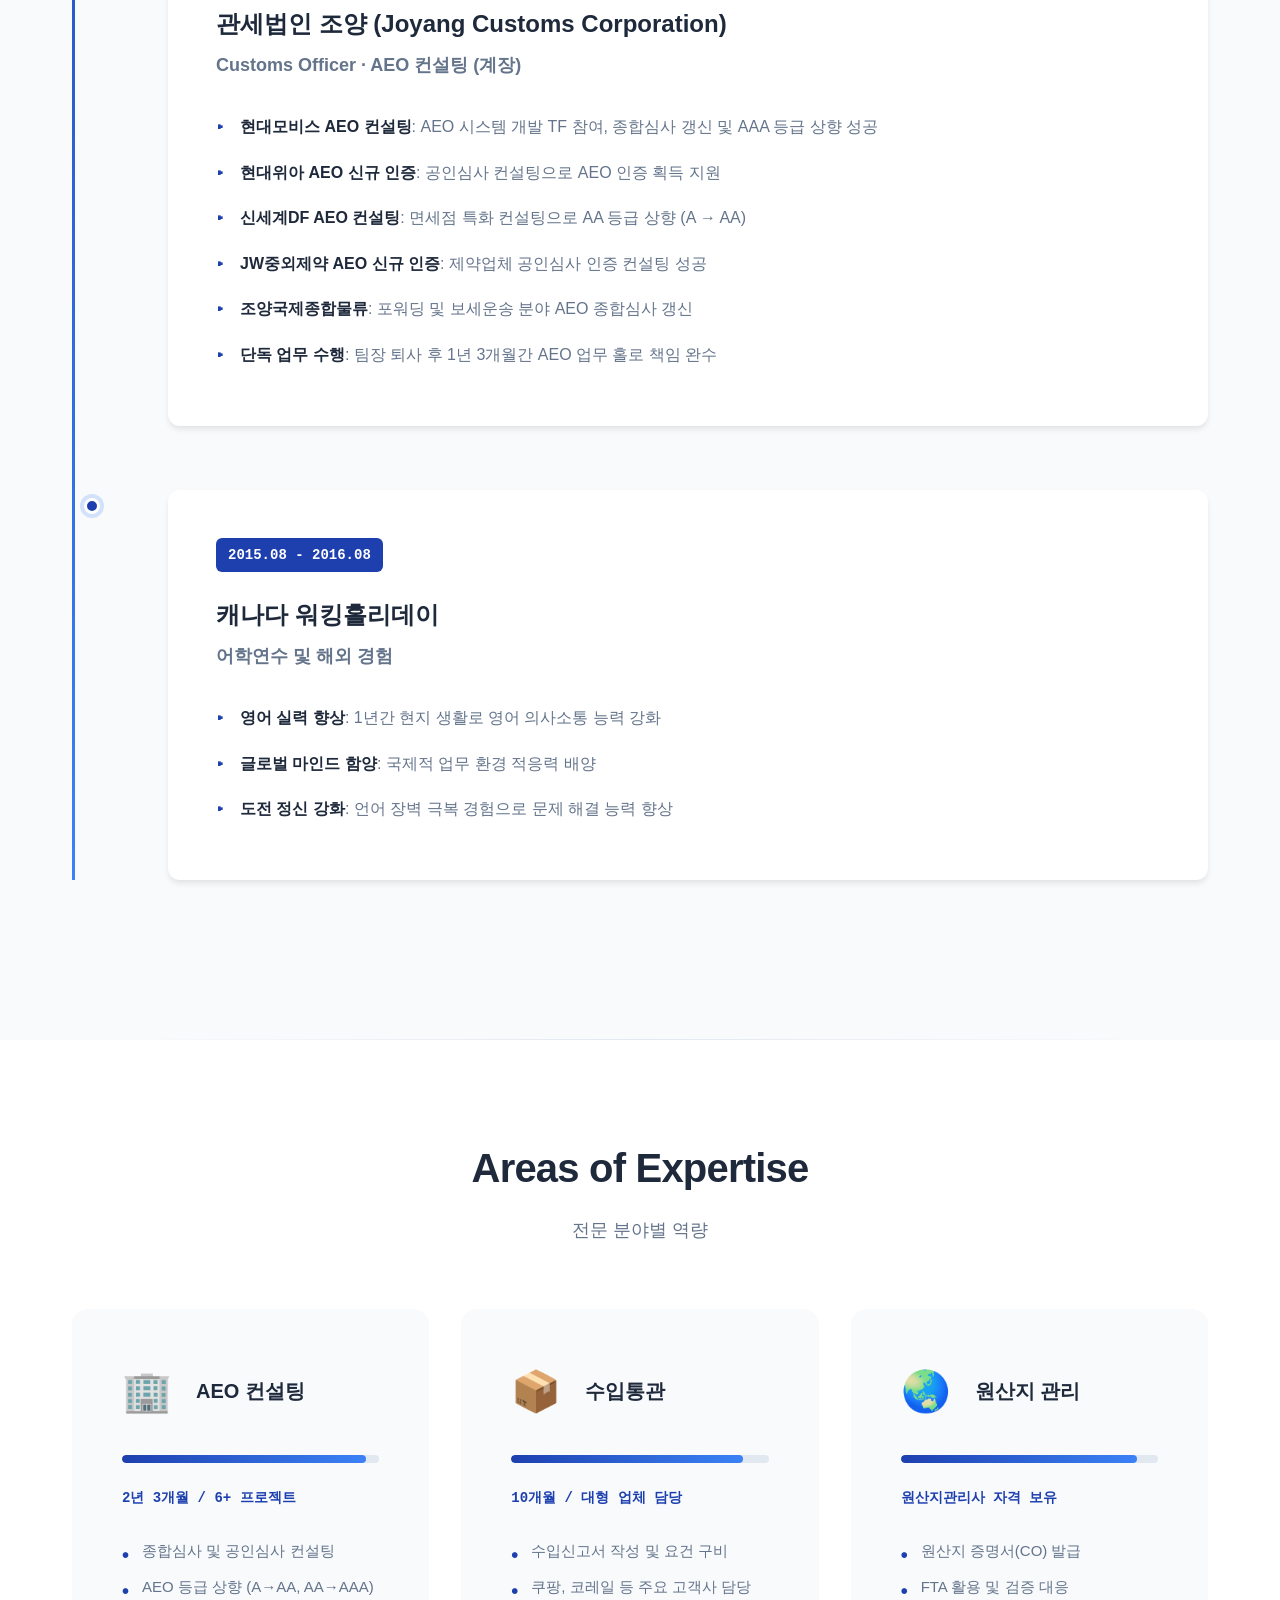
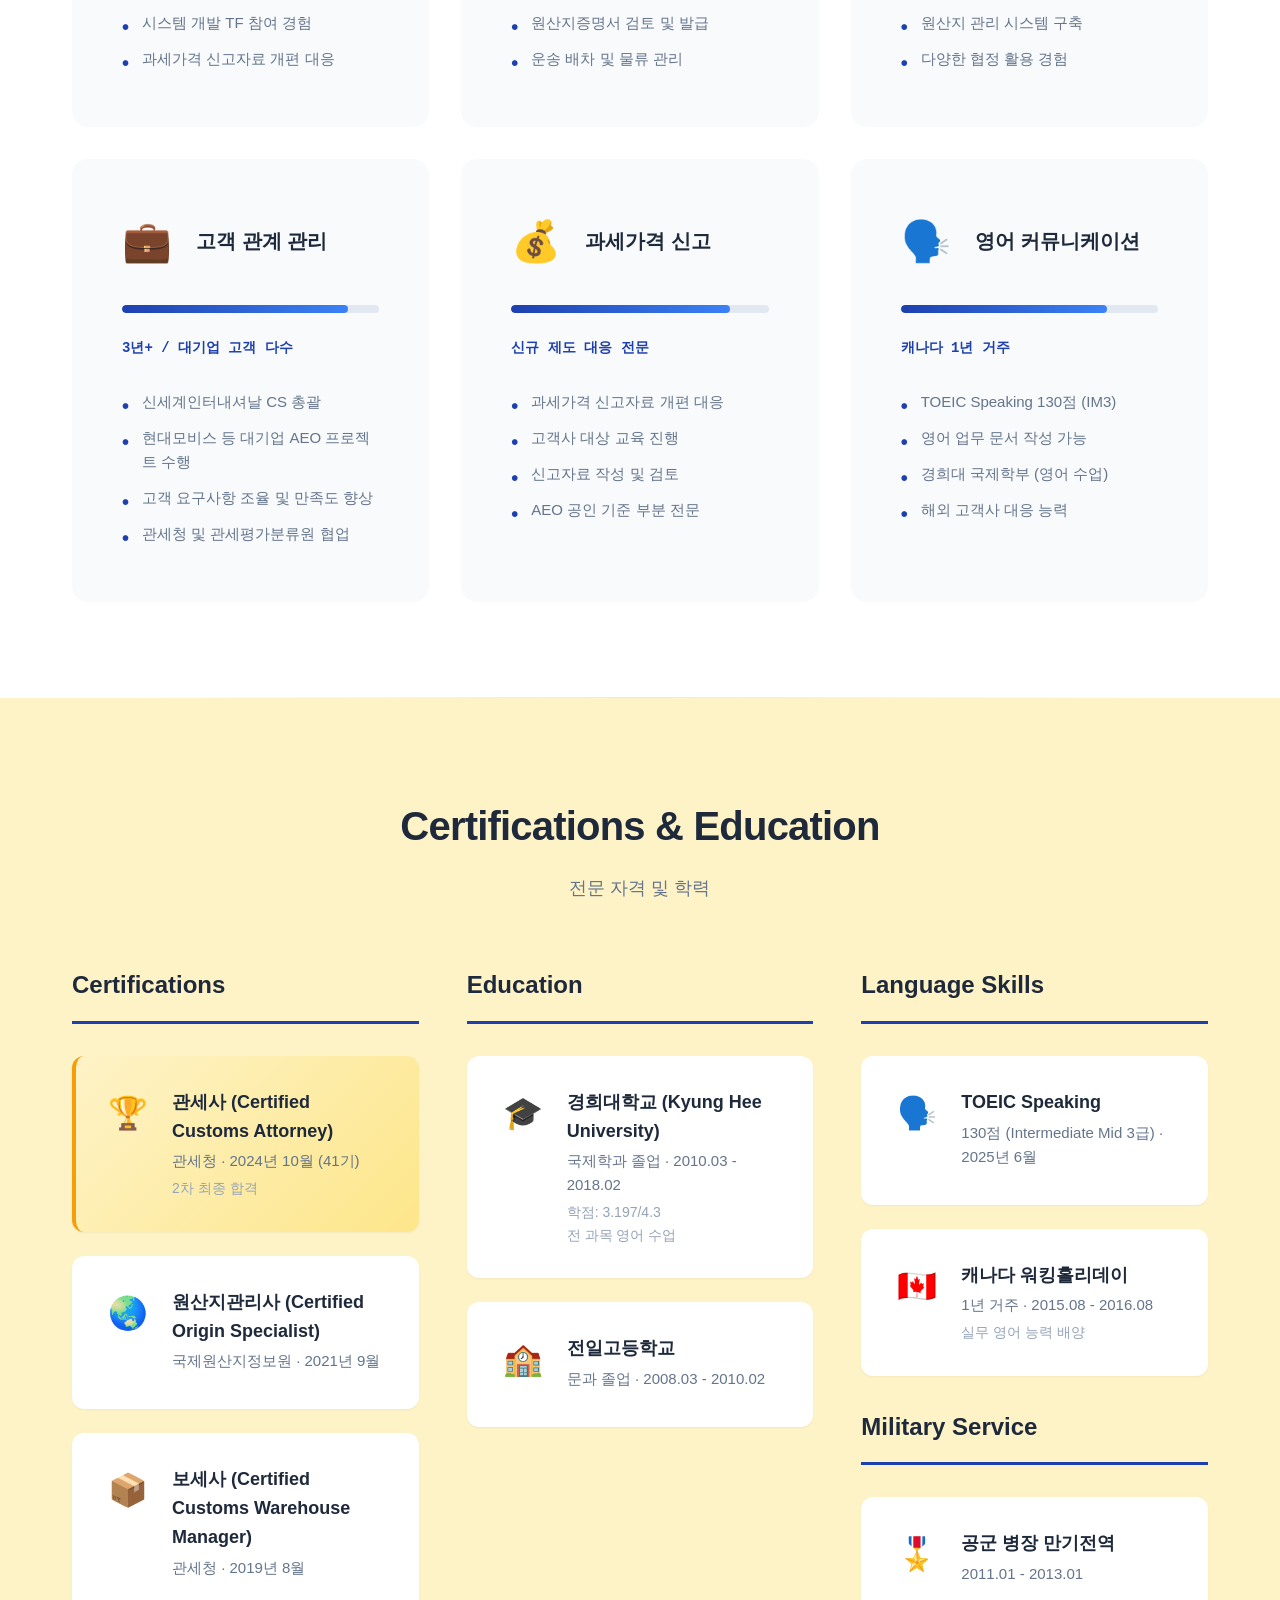
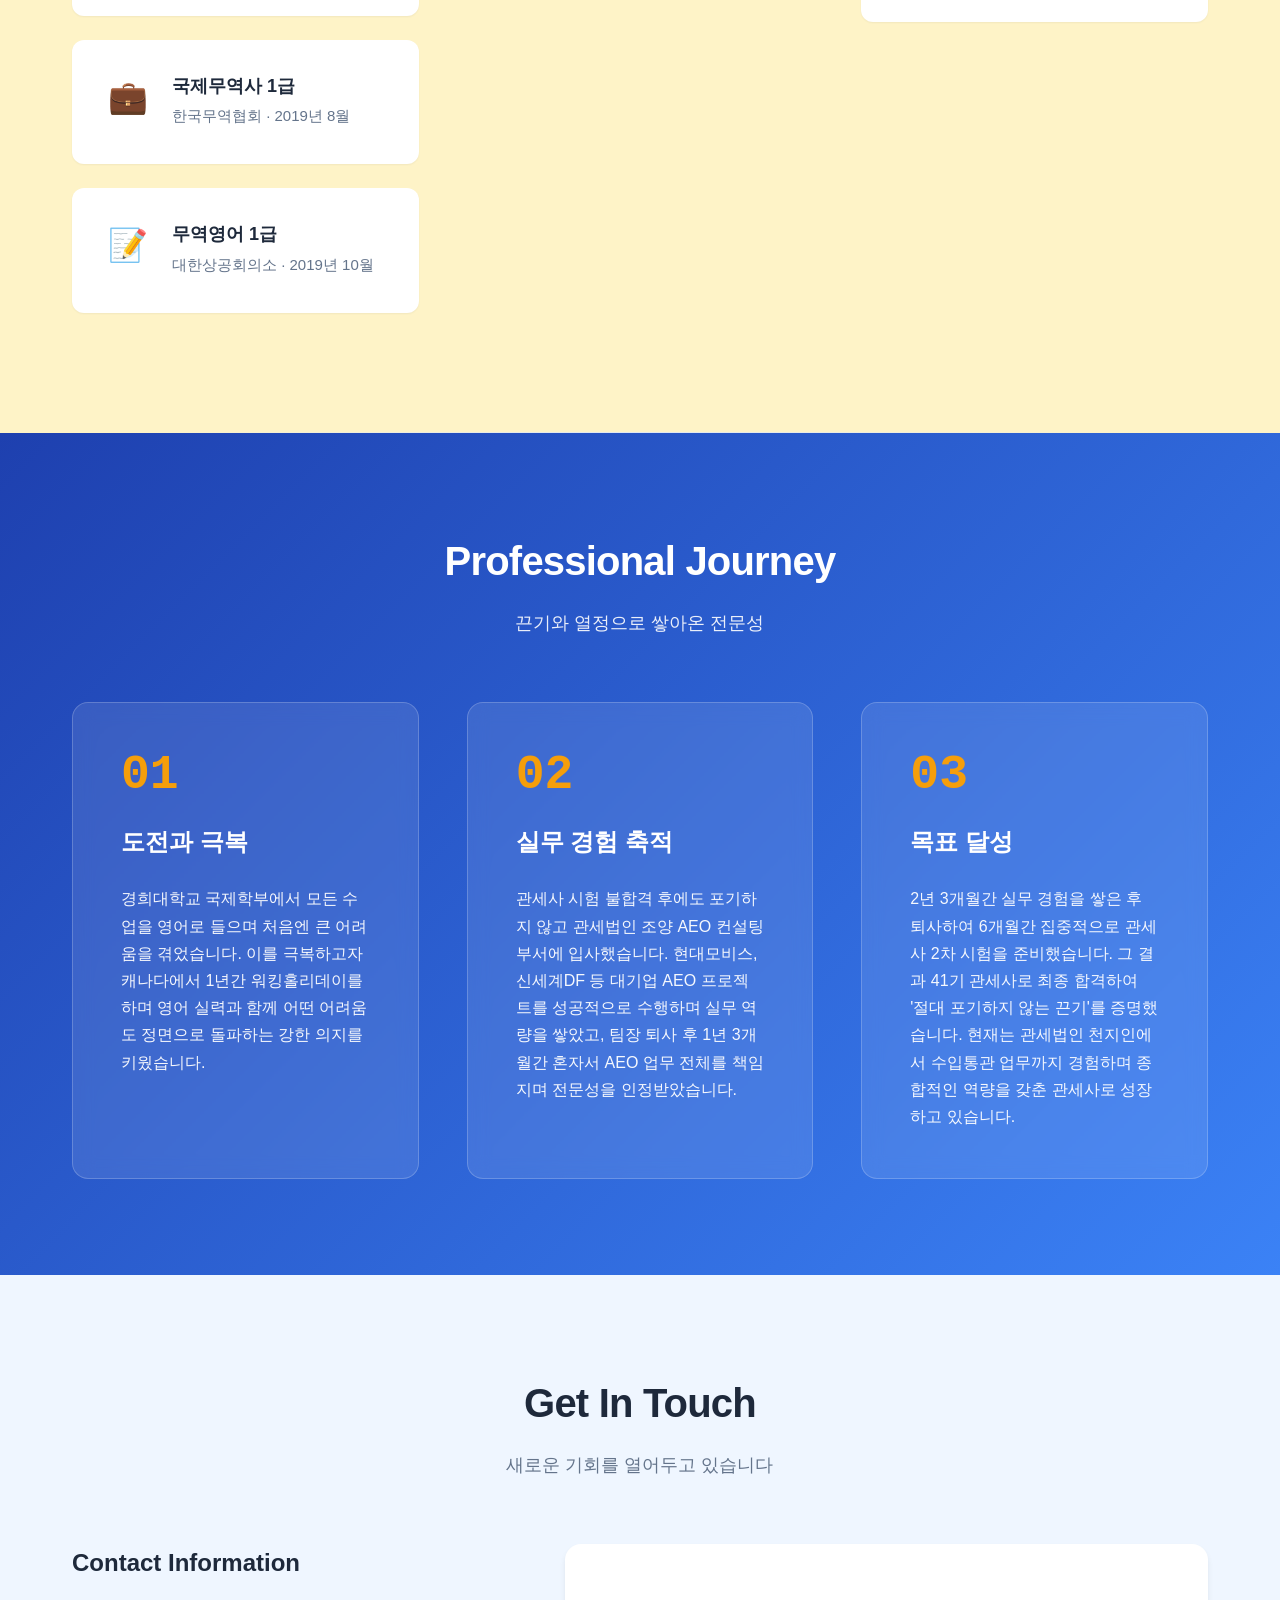
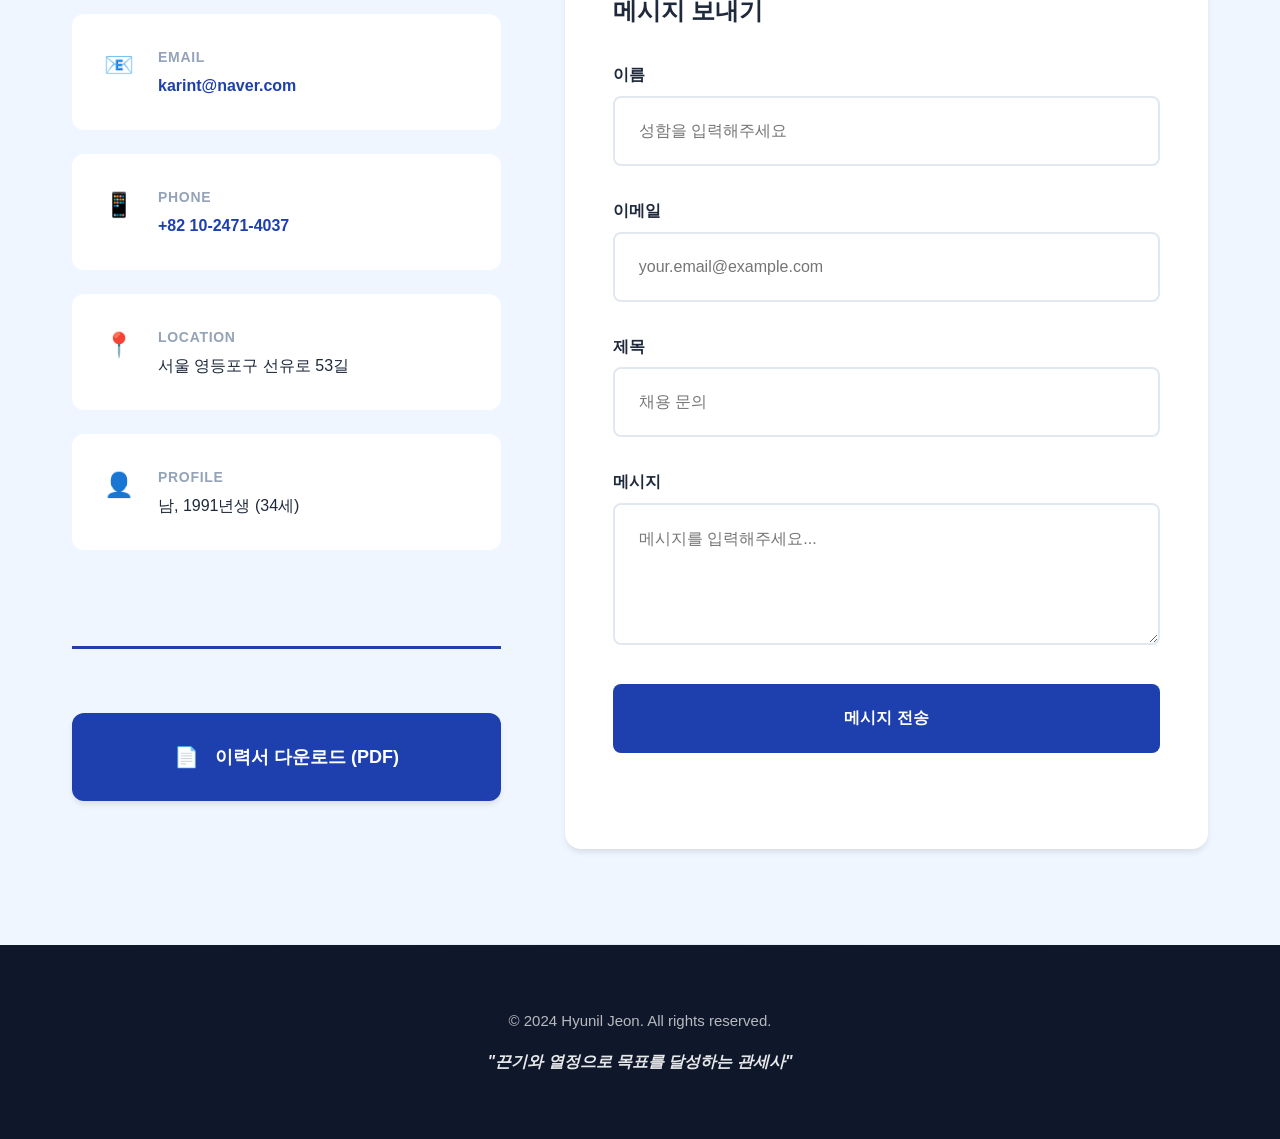
<file: portfolio.html>
<!DOCTYPE html>
<html lang="ko">
<head>
    <meta charset="UTF-8">
    <meta name="viewport" content="width=device-width, initial-scale=1.0">
    <meta name="description" content="전현일 관세사 포트폴리오 - AEO 컨설팅, 수입통관 전문">
    <title>전현일 | Certified Customs Attorney Portfolio</title>
    <link rel="stylesheet" href="styles.css">
</head>
<body>

    <!-- ========================================
         SECTION: NAVIGATION
         섹션 ID: nav-header
         목적: 고정 네비게이션 메뉴
    ========================================= -->
    <nav id="nav-header" class="navigation">
        <div class="nav-container">
            <div class="nav-logo">
                <span class="logo-text">HYUNIL JEON</span>
            </div>
            <ul class="nav-menu">
                <li><a href="#hero-section">Home</a></li>
                <li><a href="#achievements-section">Achievements</a></li>
                <li><a href="#experience-section">Experience</a></li>
                <li><a href="#expertise-section">Expertise</a></li>
                <li><a href="#contact-section">Contact</a></li>
            </ul>
            <button class="nav-cta">Download Resume</button>
        </div>
    </nav>

    <!-- ========================================
         SECTION: HERO / ABOVE THE FOLD
         섹션 ID: hero-section
         목적: 3초 내 핵심 메시지 전달
         구성: 타이틀, 핵심 수치 3개, 전문분야 태그, CTA
    ========================================= -->
    <section id="hero-section" class="hero">
        <div class="hero-container">
            <div class="hero-content">
                <!-- 메인 타이틀 -->
                <div class="hero-title-group">
                    <h1 class="hero-title">Certified Customs Attorney</h1>
                    <p class="hero-subtitle">전현일 | 3+ Years Experience in AEO Consulting & Import Clearance</p>
                </div>

                <!-- 핵심 수치 3개 (Big Numbers) -->
                <div class="hero-stats">
                    <div class="stat-card">
                        <div class="stat-number" data-target="3">3+ Years</div>
                        <div class="stat-label">Professional Experience</div>
                    </div>
                    <div class="stat-card">
                        <div class="stat-number" data-target="6">6+</div>
                        <div class="stat-label">Major AEO Projects</div>
                    </div>
                    <div class="stat-card">
                        <div class="stat-number" data-target="100">100%</div>
                        <div class="stat-label">AEO Success Rate</div>
                    </div>
                </div>

                <!-- 전문 분야 태그 -->
                <div class="hero-expertise-tags">
                    <span class="expertise-tag">AEO 컨설팅</span>
                    <span class="expertise-tag">수입통관</span>
                    <span class="expertise-tag">원산지 관리</span>
                    <span class="expertise-tag">과세가격 신고</span>
                    <span class="expertise-tag">고객 관리</span>
                </div>

                <!-- CTA 버튼 -->
                <div class="hero-cta-group">
                    <button class="btn-primary">Download Resume</button>
                    <button class="btn-secondary">Contact Me</button>
                </div>
            </div>

            <!-- Hero 이미지 (Optional) -->
            <div class="hero-image">
                <div class="hero-image-placeholder">
                    <!-- 프로필 이미지 -->
                </div>
            </div>
        </div>
    </section>

    <!-- ========================================
         SECTION: KEY ACHIEVEMENTS
         섹션 ID: achievements-section
         목적: 10초 내 주요 성과 파악
         구성: 카드형 레이아웃 (4개)
    ========================================= -->
    <section id="achievements-section" class="achievements">
        <div class="achievements-container">
            <div class="section-header">
                <h2 class="section-title">Key Achievements</h2>
                <p class="section-subtitle">실질적 성과로 입증된 전문성</p>
            </div>

            <div class="achievements-grid">
                <!-- Achievement Card 1 -->
                <div class="achievement-card">
                    <div class="achievement-icon">
                        <span class="icon-placeholder">🏆</span>
                    </div>
                    <h3 class="achievement-title">현대모비스 AEO AAA 등급 상향</h3>
                    <div class="achievement-metric">대기업 AEO 컨설팅 성공</div>
                    <ul class="achievement-details">
                        <li>AEO 시스템 개발 TF 참여</li>
                        <li>종합심사 갱신 및 AAA 등급 상향 달성</li>
                        <li>활용 사례 나눔대회 대상 수상 기여</li>
                    </ul>
                </div>

                <!-- Achievement Card 2 -->
                <div class="achievement-card">
                    <div class="achievement-icon">
                        <span class="icon-placeholder">⭐</span>
                    </div>
                    <h3 class="achievement-title">신세계DF AEO AA 등급 획득</h3>
                    <div class="achievement-metric">A → AA 등급 상향 성공</div>
                    <ul class="achievement-details">
                        <li>면세점 특화 AEO 컨설팅 수행</li>
                        <li>2023년 4분기 AA 등급 상향</li>
                        <li>공인 기준 부분 전문 컨설팅 제공</li>
                    </ul>
                </div>

                <!-- Achievement Card 3 -->
                <div class="achievement-card">
                    <div class="achievement-icon">
                        <span class="icon-placeholder">✅</span>
                    </div>
                    <h3 class="achievement-title">신규 AEO 공인인증 획득</h3>
                    <div class="achievement-metric">현대위아, JW중외제약</div>
                    <ul class="achievement-details">
                        <li>신규 AEO 공인심사 인증 컨설팅</li>
                        <li>제조업체 맞춤 컨설팅 제공</li>
                        <li>100% 인증 획득 성공률</li>
                    </ul>
                </div>

                <!-- Achievement Card 4 -->
                <div class="achievement-card">
                    <div class="achievement-icon">
                        <span class="icon-placeholder">📦</span>
                    </div>
                    <h3 class="achievement-title">대규모 수입통관 업무 처리</h3>
                    <div class="achievement-metric">쿠팡, 코레일 등 주요 고객사</div>
                    <ul class="achievement-details">
                        <li>신세계인터내셔날 CS 총괄 담당</li>
                        <li>과세가격 신고자료 개편 교육 진행</li>
                        <li>수입신고부터 운송까지 전 과정 관리</li>
                    </ul>
                </div>

                <!-- Achievement Card 5 -->
                <div class="achievement-card">
                    <div class="achievement-icon">
                        <span class="icon-placeholder">💼</span>
                    </div>
                    <h3 class="achievement-title">품목분류 수정통지 컨설팅</h3>
                    <div class="achievement-metric">₩585M 관세 절감</div>
                    <ul class="achievement-details">
                        <li>세관 품목분류 수정통지 대응 (가방)</li>
                        <li>예진상사: 관세 6억 5천만원 → 8천만원 절감</li>
                        <li>HS Code 재분류 전략 수립 및 실행</li>
                    </ul>
                </div>
            </div>
        </div>
    </section>

    <!-- ========================================
         SECTION: EXPERIENCE TIMELINE
         섹션 ID: experience-section
         목적: 15초 내 경력 흐름 파악
         구성: 세로형 타임라인
    ========================================= -->
    <section id="experience-section" class="experience">
        <div class="experience-container">
            <div class="section-header">
                <h2 class="section-title">Professional Experience</h2>
                <p class="section-subtitle">3년 2개월간의 전문 경력</p>
            </div>

            <div class="timeline">
                <!-- Timeline Item 1 -->
                <div class="timeline-item">
                    <div class="timeline-marker"></div>
                    <div class="timeline-content">
                        <div class="timeline-period">2024.08 - Present</div>
                        <h3 class="timeline-company">관세법인 천지인 (Cheonjin Customs Corporation)</h3>
                        <h4 class="timeline-position">Certified Customs Attorney (CCA) · 수입통관</h4>
                        <ul class="timeline-responsibilities">
                            <li><strong>주요 고객사 수입통관 신고</strong>: 쿠팡, 씨피엘비(CPLB), 한국철도공사(코레일) 등 대형 업체 통관 업무</li>
                            <li><strong>신세계인터내셔날 CS 총괄</strong>: 고객 요구사항 조율 및 만족도 향상 기여</li>
                            <li><strong>원산지증명서(CO) 발급</strong>: 수출입 원산지 증명 업무 담당</li>
                            <li><strong>과세가격 신고자료 개편 교육</strong>: 쿠팡, 아이쓰리시스템 등 고객사 대상 신규 제도 교육</li>
                        </ul>
                    </div>
                </div>

                <!-- Timeline Item 2 -->
                <div class="timeline-item">
                    <div class="timeline-marker"></div>
                    <div class="timeline-content">
                        <div class="timeline-period">2021.10 - 2023.12</div>
                        <h3 class="timeline-company">관세법인 조양 (Joyang Customs Corporation)</h3>
                        <h4 class="timeline-position">Customs Officer · AEO 컨설팅 (계장)</h4>
                        <ul class="timeline-responsibilities">
                            <li><strong>현대모비스 AEO 컨설팅</strong>: AEO 시스템 개발 TF 참여, 종합심사 갱신 및 AAA 등급 상향 성공</li>
                            <li><strong>현대위아 AEO 신규 인증</strong>: 공인심사 컨설팅으로 AEO 인증 획득 지원</li>
                            <li><strong>신세계DF AEO 컨설팅</strong>: 면세점 특화 컨설팅으로 AA 등급 상향 (A → AA)</li>
                            <li><strong>JW중외제약 AEO 신규 인증</strong>: 제약업체 공인심사 인증 컨설팅 성공</li>
                            <li><strong>조양국제종합물류</strong>: 포워딩 및 보세운송 분야 AEO 종합심사 갱신</li>
                            <li><strong>단독 업무 수행</strong>: 팀장 퇴사 후 1년 3개월간 AEO 업무 홀로 책임 완수</li>
                        </ul>
                    </div>
                </div>

                <!-- Timeline Item 3: 캐나다 어학연수 -->
                <div class="timeline-item">
                    <div class="timeline-marker"></div>
                    <div class="timeline-content">
                        <div class="timeline-period">2015.08 - 2016.08</div>
                        <h3 class="timeline-company">캐나다 워킹홀리데이</h3>
                        <h4 class="timeline-position">어학연수 및 해외 경험</h4>
                        <ul class="timeline-responsibilities">
                            <li><strong>영어 실력 향상</strong>: 1년간 현지 생활로 영어 의사소통 능력 강화</li>
                            <li><strong>글로벌 마인드 함양</strong>: 국제적 업무 환경 적응력 배양</li>
                            <li><strong>도전 정신 강화</strong>: 언어 장벽 극복 경험으로 문제 해결 능력 향상</li>
                        </ul>
                    </div>
                </div>
            </div>
        </div>
    </section>

    <!-- ========================================
         SECTION: EXPERTISE MATRIX
         섹션 ID: expertise-section
         목적: 전문 영역 한눈에 파악
         구성: 역량 카테고리별 시각화
    ========================================= -->
    <section id="expertise-section" class="expertise">
        <div class="expertise-container">
            <div class="section-header">
                <h2 class="section-title">Areas of Expertise</h2>
                <p class="section-subtitle">전문 분야별 역량</p>
            </div>

            <div class="expertise-grid">
                <!-- Expertise Card 1 -->
                <div class="expertise-card">
                    <div class="expertise-card-header">
                        <span class="expertise-icon">🏢</span>
                        <h3 class="expertise-card-title">AEO 컨설팅</h3>
                    </div>
                    <div class="expertise-level">
                        <div class="expertise-bar" data-level="95"></div>
                    </div>
                    <div class="expertise-details">
                        <p class="expertise-experience">2년 3개월 / 6+ 프로젝트</p>
                        <ul class="expertise-skills">
                            <li>종합심사 및 공인심사 컨설팅</li>
                            <li>AEO 등급 상향 (A→AA, AA→AAA)</li>
                            <li>시스템 개발 TF 참여 경험</li>
                            <li>과세가격 신고자료 개편 대응</li>
                        </ul>
                    </div>
                </div>

                <!-- Expertise Card 2 -->
                <div class="expertise-card">
                    <div class="expertise-card-header">
                        <span class="expertise-icon">📦</span>
                        <h3 class="expertise-card-title">수입통관</h3>
                    </div>
                    <div class="expertise-level">
                        <div class="expertise-bar" data-level="90"></div>
                    </div>
                    <div class="expertise-details">
                        <p class="expertise-experience">10개월 / 대형 업체 담당</p>
                        <ul class="expertise-skills">
                            <li>수입신고서 작성 및 요건 구비</li>
                            <li>쿠팡, 코레일 등 주요 고객사 담당</li>
                            <li>원산지증명서 검토 및 발급</li>
                            <li>운송 배차 및 물류 관리</li>
                        </ul>
                    </div>
                </div>

                <!-- Expertise Card 3 -->
                <div class="expertise-card">
                    <div class="expertise-card-header">
                        <span class="expertise-icon">🌏</span>
                        <h3 class="expertise-card-title">원산지 관리</h3>
                    </div>
                    <div class="expertise-level">
                        <div class="expertise-bar" data-level="92"></div>
                    </div>
                    <div class="expertise-details">
                        <p class="expertise-experience">원산지관리사 자격 보유</p>
                        <ul class="expertise-skills">
                            <li>원산지 증명서(CO) 발급</li>
                            <li>FTA 활용 및 검증 대응</li>
                            <li>원산지 관리 시스템 구축</li>
                            <li>다양한 협정 활용 경험</li>
                        </ul>
                    </div>
                </div>

                <!-- Expertise Card 4 -->
                <div class="expertise-card">
                    <div class="expertise-card-header">
                        <span class="expertise-icon">💼</span>
                        <h3 class="expertise-card-title">고객 관계 관리</h3>
                    </div>
                    <div class="expertise-level">
                        <div class="expertise-bar" data-level="88"></div>
                    </div>
                    <div class="expertise-details">
                        <p class="expertise-experience">3년+ / 대기업 고객 다수</p>
                        <ul class="expertise-skills">
                            <li>신세계인터내셔날 CS 총괄</li>
                            <li>현대모비스 등 대기업 AEO 프로젝트 수행</li>
                            <li>고객 요구사항 조율 및 만족도 향상</li>
                            <li>관세청 및 관세평가분류원 협업</li>
                        </ul>
                    </div>
                </div>

                <!-- Expertise Card 5 -->
                <div class="expertise-card">
                    <div class="expertise-card-header">
                        <span class="expertise-icon">💰</span>
                        <h3 class="expertise-card-title">과세가격 신고</h3>
                    </div>
                    <div class="expertise-level">
                        <div class="expertise-bar" data-level="85"></div>
                    </div>
                    <div class="expertise-details">
                        <p class="expertise-experience">신규 제도 대응 전문</p>
                        <ul class="expertise-skills">
                            <li>과세가격 신고자료 개편 대응</li>
                            <li>고객사 대상 교육 진행</li>
                            <li>신고자료 작성 및 검토</li>
                            <li>AEO 공인 기준 부분 전문</li>
                        </ul>
                    </div>
                </div>

                <!-- Expertise Card 6 -->
                <div class="expertise-card">
                    <div class="expertise-card-header">
                        <span class="expertise-icon">🗣️</span>
                        <h3 class="expertise-card-title">영어 커뮤니케이션</h3>
                    </div>
                    <div class="expertise-level">
                        <div class="expertise-bar" data-level="80"></div>
                    </div>
                    <div class="expertise-details">
                        <p class="expertise-experience">캐나다 1년 거주</p>
                        <ul class="expertise-skills">
                            <li>TOEIC Speaking 130점 (IM3)</li>
                            <li>영어 업무 문서 작성 가능</li>
                            <li>경희대 국제학부 (영어 수업)</li>
                            <li>해외 고객사 대응 능력</li>
                        </ul>
                    </div>
                </div>
            </div>
        </div>
    </section>

    <!-- ========================================
         SECTION: CERTIFICATIONS & EDUCATION
         섹션 ID: credentials-section
         목적: 자격증 및 학력 정보 제공
         구성: 자격증, 교육, 학력
    ========================================= -->
    <section id="credentials-section" class="credentials">
        <div class="credentials-container">
            <div class="section-header">
                <h2 class="section-title">Certifications & Education</h2>
                <p class="section-subtitle">전문 자격 및 학력</p>
            </div>

            <div class="credentials-grid">
                <!-- Certifications Column -->
                <div class="credentials-column">
                    <h3 class="credentials-subtitle">Certifications</h3>
                    <ul class="credentials-list">
                        <li class="credential-item credential-highlight">
                            <div class="credential-icon">🏆</div>
                            <div class="credential-info">
                                <h4 class="credential-name">관세사 (Certified Customs Attorney)</h4>
                                <p class="credential-issuer">관세청 · 2024년 10월 (41기)</p>
                                <p class="credential-detail">2차 최종 합격</p>
                            </div>
                        </li>
                        <li class="credential-item">
                            <div class="credential-icon">🌏</div>
                            <div class="credential-info">
                                <h4 class="credential-name">원산지관리사 (Certified Origin Specialist)</h4>
                                <p class="credential-issuer">국제원산지정보원 · 2021년 9월</p>
                            </div>
                        </li>
                        <li class="credential-item">
                            <div class="credential-icon">📦</div>
                            <div class="credential-info">
                                <h4 class="credential-name">보세사 (Certified Customs Warehouse Manager)</h4>
                                <p class="credential-issuer">관세청 · 2019년 8월</p>
                            </div>
                        </li>
                        <li class="credential-item">
                            <div class="credential-icon">💼</div>
                            <div class="credential-info">
                                <h4 class="credential-name">국제무역사 1급</h4>
                                <p class="credential-issuer">한국무역협회 · 2019년 8월</p>
                            </div>
                        </li>
                        <li class="credential-item">
                            <div class="credential-icon">📝</div>
                            <div class="credential-info">
                                <h4 class="credential-name">무역영어 1급</h4>
                                <p class="credential-issuer">대한상공회의소 · 2019년 10월</p>
                            </div>
                        </li>
                    </ul>
                </div>

                <!-- Education Column -->
                <div class="credentials-column">
                    <h3 class="credentials-subtitle">Education</h3>
                    <ul class="credentials-list">
                        <li class="credential-item">
                            <div class="credential-icon">🎓</div>
                            <div class="credential-info">
                                <h4 class="credential-name">경희대학교 (Kyung Hee University)</h4>
                                <p class="credential-issuer">국제학과 졸업 · 2010.03 - 2018.02</p>
                                <p class="credential-detail">학점: 3.197/4.3</p>
                                <p class="credential-detail">전 과목 영어 수업</p>
                            </div>
                        </li>
                        <li class="credential-item">
                            <div class="credential-icon">🏫</div>
                            <div class="credential-info">
                                <h4 class="credential-name">전일고등학교</h4>
                                <p class="credential-issuer">문과 졸업 · 2008.03 - 2010.02</p>
                            </div>
                        </li>
                    </ul>
                </div>

                <!-- Language Skills -->
                <div class="credentials-column">
                    <h3 class="credentials-subtitle">Language Skills</h3>
                    <ul class="credentials-list">
                        <li class="credential-item">
                            <div class="credential-icon">🗣️</div>
                            <div class="credential-info">
                                <h4 class="credential-name">TOEIC Speaking</h4>
                                <p class="credential-issuer">130점 (Intermediate Mid 3급) · 2025년 6월</p>
                            </div>
                        </li>
                        <li class="credential-item">
                            <div class="credential-icon">🇨🇦</div>
                            <div class="credential-info">
                                <h4 class="credential-name">캐나다 워킹홀리데이</h4>
                                <p class="credential-issuer">1년 거주 · 2015.08 - 2016.08</p>
                                <p class="credential-detail">실무 영어 능력 배양</p>
                            </div>
                        </li>
                    </ul>

                    <h3 class="credentials-subtitle" style="margin-top: 2rem;">Military Service</h3>
                    <ul class="credentials-list">
                        <li class="credential-item">
                            <div class="credential-icon">🎖️</div>
                            <div class="credential-info">
                                <h4 class="credential-name">공군 병장 만기전역</h4>
                                <p class="credential-issuer">2011.01 - 2013.01</p>
                            </div>
                        </li>
                    </ul>
                </div>
            </div>
        </div>
    </section>

    <!-- ========================================
         SECTION: PROFESSIONAL STORY
         섹션 ID: story-section
         목적: 전문성 성장 스토리 전달
         구성: 도전과 성장의 이야기
    ========================================= -->
    <section id="story-section" class="professional-story">
        <div class="story-container">
            <div class="section-header">
                <h2 class="section-title">Professional Journey</h2>
                <p class="section-subtitle">끈기와 열정으로 쌓아온 전문성</p>
            </div>

            <div class="story-content">
                <div class="story-card">
                    <div class="story-number">01</div>
                    <h3 class="story-title">도전과 극복</h3>
                    <p class="story-text">
                        경희대학교 국제학부에서 모든 수업을 영어로 들으며 처음엔 큰 어려움을 겪었습니다. 
                        이를 극복하고자 캐나다에서 1년간 워킹홀리데이를 하며 영어 실력과 함께 
                        어떤 어려움도 정면으로 돌파하는 강한 의지를 키웠습니다.
                    </p>
                </div>

                <div class="story-card">
                    <div class="story-number">02</div>
                    <h3 class="story-title">실무 경험 축적</h3>
                    <p class="story-text">
                        관세사 시험 불합격 후에도 포기하지 않고 관세법인 조양 AEO 컨설팅 부서에 입사했습니다. 
                        현대모비스, 신세계DF 등 대기업 AEO 프로젝트를 성공적으로 수행하며 실무 역량을 쌓았고, 
                        팀장 퇴사 후 1년 3개월간 혼자서 AEO 업무 전체를 책임지며 전문성을 인정받았습니다.
                    </p>
                </div>

                <div class="story-card">
                    <div class="story-number">03</div>
                    <h3 class="story-title">목표 달성</h3>
                    <p class="story-text">
                        2년 3개월간 실무 경험을 쌓은 후 퇴사하여 6개월간 집중적으로 관세사 2차 시험을 준비했습니다. 
                        그 결과 41기 관세사로 최종 합격하여 '절대 포기하지 않는 끈기'를 증명했습니다. 
                        현재는 관세법인 천지인에서 수입통관 업무까지 경험하며 종합적인 역량을 갖춘 관세사로 성장하고 있습니다.
                    </p>
                </div>
            </div>
        </div>
    </section>

    <!-- ========================================
         SECTION: CONTACT
         섹션 ID: contact-section
         목적: 연락처 정보 및 CTA
         구성: 연락처, Resume Download, Contact Form
    ========================================= -->
    <section id="contact-section" class="contact">
        <div class="contact-container">
            <div class="section-header">
                <h2 class="section-title">Get In Touch</h2>
                <p class="section-subtitle">새로운 기회를 열어두고 있습니다</p>
            </div>

            <div class="contact-content">
                <!-- Contact Info -->
                <div class="contact-info">
                    <h3 class="contact-info-title">Contact Information</h3>
                    
                    <div class="contact-methods">
                        <div class="contact-method">
                            <span class="contact-icon">📧</span>
                            <div class="contact-details">
                                <h4 class="contact-label">Email</h4>
                                <a href="mailto:karint@naver.com" class="contact-link">
                                    karint@naver.com
                                </a>
                            </div>
                        </div>

                        <div class="contact-method">
                            <span class="contact-icon">📱</span>
                            <div class="contact-details">
                                <h4 class="contact-label">Phone</h4>
                                <a href="tel:+821024714037" class="contact-link">
                                    +82 10-2471-4037
                                </a>
                            </div>
                        </div>

                        <div class="contact-method">
                            <span class="contact-icon">📍</span>
                            <div class="contact-details">
                                <h4 class="contact-label">Location</h4>
                                <p class="contact-text">서울 영등포구 선유로 53길</p>
                            </div>
                        </div>

                        <div class="contact-method">
                            <span class="contact-icon">👤</span>
                            <div class="contact-details">
                                <h4 class="contact-label">Profile</h4>
                                <p class="contact-text">남, 1991년생 (34세)</p>
                            </div>
                        </div>
                    </div>

                    <!-- Resume Download -->
                    <div class="contact-cta">
                        <button class="btn-download">
                            <span class="btn-icon">📄</span>
                            이력서 다운로드 (PDF)
                        </button>
                    </div>
                </div>

                <!-- Contact Form -->
                <div class="contact-form-wrapper">
                    <h3 class="contact-form-title">메시지 보내기</h3>
                    
                    <form class="contact-form">
                        <div class="form-group">
                            <label for="contact-name" class="form-label">이름</label>
                            <input 
                                type="text" 
                                id="contact-name" 
                                name="name" 
                                class="form-input"
                                placeholder="성함을 입력해주세요"
                                required
                            >
                        </div>

                        <div class="form-group">
                            <label for="contact-email" class="form-label">이메일</label>
                            <input 
                                type="email" 
                                id="contact-email" 
                                name="email" 
                                class="form-input"
                                placeholder="your.email@example.com"
                                required
                            >
                        </div>

                        <div class="form-group">
                            <label for="contact-subject" class="form-label">제목</label>
                            <input 
                                type="text" 
                                id="contact-subject" 
                                name="subject" 
                                class="form-input"
                                placeholder="채용 문의"
                            >
                        </div>

                        <div class="form-group">
                            <label for="contact-message" class="form-label">메시지</label>
                            <textarea 
                                id="contact-message" 
                                name="message" 
                                class="form-textarea"
                                rows="5"
                                placeholder="메시지를 입력해주세요..."
                                required
                            ></textarea>
                        </div>

                        <button type="submit" class="btn-submit">메시지 전송</button>
                    </form>
                </div>
            </div>
        </div>
    </section>

    <!-- ========================================
         SECTION: FOOTER
         섹션 ID: footer-section
         목적: 저작권 정보
    ========================================= -->
    <footer id="footer-section" class="footer">
        <div class="footer-container">
            <div class="footer-content">
                <p class="footer-copyright">
                    © 2024 Hyunil Jeon. All rights reserved.
                </p>
                <p class="footer-tagline">
                    "끈기와 열정으로 목표를 달성하는 관세사"
                </p>
            </div>
        </div>
    </footer>

    <!-- Scripts -->
    <script src="script.js"></script>
</body>
</html>
</file>
<file: styles.css>
/* ========================================
   CSS RESET & BASE STYLES
   ======================================== */
* {
    margin: 0;
    padding: 0;
    box-sizing: border-box;
}

:root {
    /* Primary Colors - 전문적인 네이비/블루 계열 */
    --color-primary: #1e40af;
    --color-primary-dark: #1e3a8a;
    --color-primary-light: #3b82f6;
    
    /* Accent Colors - 성과 강조용 */
    --color-accent: #f59e0b;
    --color-accent-light: #fbbf24;
    
    /* Neutral Colors */
    --color-bg: #ffffff;
    --color-bg-alt: #f8fafc;
    --color-bg-dark: #0f172a;
    --color-text: #1e293b;
    --color-text-light: #64748b;
    --color-text-muted: #94a3b8;
    --color-border: #e2e8f0;
    
    /* Success/Info */
    --color-success: #10b981;
    --color-info: #3b82f6;
    
    /* Spacing */
    --spacing-xs: 0.5rem;
    --spacing-sm: 1rem;
    --spacing-md: 1.5rem;
    --spacing-lg: 2rem;
    --spacing-xl: 3rem;
    --spacing-2xl: 4rem;
    --spacing-3xl: 6rem;
    
    /* Typography */
    --font-sans: -apple-system, BlinkMacSystemFont, 'Segoe UI', 'Noto Sans KR', sans-serif;
    --font-mono: 'SF Mono', Monaco, 'Cascadia Code', 'Roboto Mono', monospace;
    
    /* Shadows */
    --shadow-sm: 0 1px 2px 0 rgba(0, 0, 0, 0.05);
    --shadow-md: 0 4px 6px -1px rgba(0, 0, 0, 0.1);
    --shadow-lg: 0 10px 15px -3px rgba(0, 0, 0, 0.1);
    --shadow-xl: 0 20px 25px -5px rgba(0, 0, 0, 0.1);
    
    /* Border Radius */
    --radius-sm: 0.375rem;
    --radius-md: 0.5rem;
    --radius-lg: 0.75rem;
    --radius-xl: 1rem;
    
    /* Transitions */
    --transition-fast: 150ms cubic-bezier(0.4, 0, 0.2, 1);
    --transition-base: 200ms cubic-bezier(0.4, 0, 0.2, 1);
    --transition-slow: 300ms cubic-bezier(0.4, 0, 0.2, 1);
}

html {
    scroll-behavior: smooth;
}

body {
    font-family: var(--font-sans);
    font-size: 16px;
    line-height: 1.6;
    color: var(--color-text);
    background-color: var(--color-bg);
    -webkit-font-smoothing: antialiased;
    -moz-osx-font-smoothing: grayscale;
}

/* ========================================
   NAVIGATION
   섹션 ID: nav-header
   ======================================== */
.navigation {
    position: fixed;
    top: 0;
    left: 0;
    right: 0;
    z-index: 1000;
    background: rgba(255, 255, 255, 0.9);
    backdrop-filter: blur(10px);
    border-bottom: 1px solid var(--color-border);
    transition: all var(--transition-base);
}

.nav-container {
    max-width: 1200px;
    margin: 0 auto;
    padding: var(--spacing-md) var(--spacing-lg);
    display: flex;
    align-items: center;
    justify-content: space-between;
}

.nav-logo .logo-text {
    font-size: 1.25rem;
    font-weight: 700;
    color: var(--color-primary);
    letter-spacing: -0.02em;
}

.nav-menu {
    display: flex;
    list-style: none;
    gap: var(--spacing-lg);
}

.nav-menu a {
    text-decoration: none;
    color: var(--color-text);
    font-weight: 500;
    font-size: 0.9375rem;
    transition: color var(--transition-fast);
    position: relative;
}

.nav-menu a::after {
    content: '';
    position: absolute;
    bottom: -4px;
    left: 0;
    width: 0;
    height: 2px;
    background: var(--color-primary);
    transition: width var(--transition-base);
}

.nav-menu a:hover {
    color: var(--color-primary);
}

.nav-menu a:hover::after {
    width: 100%;
}

.nav-cta {
    padding: 0.625rem 1.25rem;
    background: var(--color-primary);
    color: white;
    border: none;
    border-radius: var(--radius-md);
    font-weight: 600;
    font-size: 0.9375rem;
    cursor: pointer;
    transition: all var(--transition-base);
}

.nav-cta:hover {
    background: var(--color-primary-dark);
    transform: translateY(-1px);
    box-shadow: var(--shadow-md);
}

/* ========================================
   HERO SECTION
   섹션 ID: hero-section
   ======================================== */
.hero {
    padding-top: 8rem;
    padding-bottom: var(--spacing-3xl);
    background: linear-gradient(135deg, #0f172a 0%, #1e293b 100%);
    position: relative;
    overflow: hidden;
    color: white;
}

.hero::before {
    content: '';
    position: absolute;
    top: 0;
    right: 0;
    width: 50%;
    height: 100%;
    background: radial-gradient(circle at top right, rgba(59,130,246,0.15) 0%, transparent 70%);
    opacity: 0.5;
}

.hero-container {
    max-width: 1200px;
    margin: 0 auto;
    padding: 0 var(--spacing-lg);
    display: grid;
    grid-template-columns: 1fr 1fr;
    gap: var(--spacing-2xl);
    align-items: center;
    position: relative;
    z-index: 1;
}

.hero-title-group {
    margin-bottom: var(--spacing-xl);
}

.hero-title {
    font-size: 3.5rem;
    font-weight: 800;
    color: white;
    line-height: 1.1;
    margin-bottom: var(--spacing-md);
    letter-spacing: -0.03em;
}

.hero-subtitle {
    font-size: 1.25rem;
    color: rgba(255, 255, 255, 0.85);
    font-weight: 400;
}

.hero-stats {
    display: grid;
    grid-template-columns: repeat(3, 1fr);
    gap: var(--spacing-lg);
    margin-bottom: var(--spacing-xl);
}

.stat-card {
    background: white;
    padding: var(--spacing-lg);
    border-radius: var(--radius-xl);
    box-shadow: var(--shadow-md);
    transition: all var(--transition-base);
}

.stat-card:hover {
    transform: translateY(-4px);
    box-shadow: var(--shadow-xl);
}

.stat-number {
    font-size: 2.5rem;
    font-weight: 800;
    color: var(--color-primary);
    font-family: var(--font-mono);
    margin-bottom: var(--spacing-xs);
    line-height: 1;
}

.stat-label {
    font-size: 0.875rem;
    color: var(--color-text-light);
    font-weight: 500;
}

.hero-expertise-tags {
    display: flex;
    flex-wrap: wrap;
    gap: var(--spacing-sm);
    margin-bottom: var(--spacing-xl);
}

.expertise-tag {
    padding: 0.5rem 1rem;
    background: white;
    border: 2px solid var(--color-primary);
    color: var(--color-primary);
    border-radius: 9999px;
    font-size: 0.875rem;
    font-weight: 600;
    transition: all var(--transition-base);
}

.expertise-tag:hover {
    background: var(--color-primary);
    color: white;
    transform: translateY(-2px);
}

.hero-cta-group {
    display: flex;
    gap: var(--spacing-md);
}

.btn-primary,
.btn-secondary {
    padding: 1rem 2rem;
    border: none;
    border-radius: var(--radius-md);
    font-weight: 600;
    font-size: 1rem;
    cursor: pointer;
    transition: all var(--transition-base);
    display: inline-flex;
    align-items: center;
    gap: 0.5rem;
}

.btn-primary {
    background: var(--color-primary);
    color: white;
}

.btn-primary:hover {
    background: var(--color-primary-dark);
    transform: translateY(-2px);
    box-shadow: var(--shadow-lg);
}

.btn-secondary {
    background: white;
    color: var(--color-primary);
    border: 2px solid var(--color-primary);
}

.btn-secondary:hover {
    background: var(--color-primary);
    color: white;
    transform: translateY(-2px);
}

.hero-image-placeholder {
    width: 100%;
    height: 500px;
    background: linear-gradient(135deg, var(--color-primary-light) 0%, var(--color-primary) 100%);
    border-radius: var(--radius-xl);
    box-shadow: var(--shadow-xl);
    display: flex;
    align-items: center;
    justify-content: center;
    font-size: 6rem;
    color: white;
}

/* ========================================
   ACHIEVEMENTS SECTION
   섹션 ID: achievements-section
   ======================================== */
.achievements {
    padding: var(--spacing-3xl) 0;
    background: #ffffff;
}

.achievements-container {
    max-width: 1200px;
    margin: 0 auto;
    padding: 0 var(--spacing-lg);
}

.section-header {
    text-align: center;
    margin-bottom: var(--spacing-2xl);
}

.section-title {
    font-size: 2.5rem;
    font-weight: 800;
    color: var(--color-text);
    margin-bottom: var(--spacing-sm);
    letter-spacing: -0.02em;
}

.section-subtitle {
    font-size: 1.125rem;
    color: var(--color-text-light);
}

.achievements-grid {
    display: grid;
    grid-template-columns: repeat(auto-fit, minmax(280px, 1fr));
    gap: var(--spacing-lg);
}

.achievement-card {
    background: white;
    padding: var(--spacing-xl);
    border-radius: var(--radius-xl);
    box-shadow: var(--shadow-md);
    transition: all var(--transition-base);
    border: 2px solid transparent;
}

.achievement-card:hover {
    transform: translateY(-8px);
    box-shadow: var(--shadow-xl);
    border-color: var(--color-primary);
}

.achievement-icon {
    font-size: 3rem;
    margin-bottom: var(--spacing-md);
}

.achievement-title {
    font-size: 1.25rem;
    font-weight: 700;
    color: var(--color-text);
    margin-bottom: var(--spacing-sm);
    line-height: 1.3;
}

.achievement-metric {
    font-size: 1.5rem;
    font-weight: 700;
    color: var(--color-accent);
    margin-bottom: var(--spacing-md);
    font-family: var(--font-mono);
}

.achievement-details {
    list-style: none;
    color: var(--color-text-light);
    font-size: 0.9375rem;
}

.achievement-details li {
    padding: 0.5rem 0;
    padding-left: 1.5rem;
    position: relative;
}

.achievement-details li::before {
    content: '✓';
    position: absolute;
    left: 0;
    color: var(--color-success);
    font-weight: 700;
}

/* ========================================
   EXPERIENCE SECTION
   섹션 ID: experience-section
   ======================================== */
.experience {
    padding: var(--spacing-3xl) 0;
    background: #f8fafc;
}

.experience-container {
    max-width: 1200px;
    margin: 0 auto;
    padding: 0 var(--spacing-lg);
}

.timeline {
    position: relative;
    padding-left: var(--spacing-xl);
}

.timeline::before {
    content: '';
    position: absolute;
    left: 0;
    top: 0;
    bottom: 0;
    width: 3px;
    background: linear-gradient(180deg, var(--color-primary) 0%, var(--color-primary-light) 100%);
}

.timeline-item {
    position: relative;
    margin-bottom: var(--spacing-2xl);
    padding-left: var(--spacing-xl);
}

.timeline-marker {
    position: absolute;
    left: -2.25rem;
    top: 0.5rem;
    width: 1rem;
    height: 1rem;
    background: var(--color-primary);
    border: 3px solid white;
    border-radius: 50%;
    box-shadow: 0 0 0 4px rgba(59, 130, 246, 0.2);
}

.timeline-content {
    background: white;
    padding: var(--spacing-xl);
    border-radius: var(--radius-lg);
    box-shadow: var(--shadow-md);
    transition: all var(--transition-base);
}

.timeline-content:hover {
    box-shadow: var(--shadow-xl);
    transform: translateX(8px);
}

.timeline-period {
    display: inline-block;
    padding: 0.375rem 0.75rem;
    background: var(--color-primary);
    color: white;
    border-radius: var(--radius-sm);
    font-size: 0.875rem;
    font-weight: 600;
    margin-bottom: var(--spacing-md);
    font-family: var(--font-mono);
}

.timeline-company {
    font-size: 1.5rem;
    font-weight: 700;
    color: var(--color-text);
    margin-bottom: var(--spacing-xs);
}

.timeline-position {
    font-size: 1.125rem;
    color: var(--color-text-light);
    margin-bottom: var(--spacing-md);
    font-weight: 600;
}

.timeline-responsibilities {
    list-style: none;
    color: var(--color-text-light);
}

.timeline-responsibilities li {
    padding: 0.625rem 0;
    padding-left: 1.5rem;
    position: relative;
}

.timeline-responsibilities li::before {
    content: '▸';
    position: absolute;
    left: 0;
    color: var(--color-primary);
    font-weight: 700;
}

.timeline-responsibilities strong {
    color: var(--color-text);
    font-weight: 700;
}

/* ========================================
   EXPERTISE SECTION
   섹션 ID: expertise-section
   ======================================== */
.expertise {
    padding: var(--spacing-3xl) 0;
    background: #ffffff;
}

.expertise-container {
    max-width: 1200px;
    margin: 0 auto;
    padding: 0 var(--spacing-lg);
}

.expertise-grid {
    display: grid;
    grid-template-columns: repeat(auto-fit, minmax(320px, 1fr));
    gap: var(--spacing-lg);
}

.expertise-card {
    background: #f8fafc;
    border-radius: var(--radius-xl);
    padding: var(--spacing-xl);
    transition: all var(--transition-base);
    border: 2px solid transparent;
}

.expertise-card:hover {
    background: white;
    box-shadow: var(--shadow-xl);
    border-color: var(--color-primary);
    transform: translateY(-4px);
}

.expertise-card-header {
    display: flex;
    align-items: center;
    gap: var(--spacing-md);
    margin-bottom: var(--spacing-lg);
}

.expertise-icon {
    font-size: 2.5rem;
}

.expertise-card-title {
    font-size: 1.25rem;
    font-weight: 700;
    color: var(--color-text);
}

.expertise-level {
    background: #e2e8f0;
    height: 8px;
    border-radius: 9999px;
    overflow: hidden;
    margin-bottom: var(--spacing-md);
}

.expertise-bar {
    height: 100%;
    background: linear-gradient(90deg, var(--color-primary) 0%, var(--color-primary-light) 100%);
    border-radius: 9999px;
    transition: width 1s ease-out;
}

.expertise-bar[data-level="95"] {
    width: 95%;
}

.expertise-bar[data-level="90"] {
    width: 90%;
}

.expertise-bar[data-level="92"] {
    width: 92%;
}

.expertise-bar[data-level="88"] {
    width: 88%;
}

.expertise-bar[data-level="85"] {
    width: 85%;
}

.expertise-bar[data-level="80"] {
    width: 80%;
}

.expertise-experience {
    font-size: 0.875rem;
    font-weight: 600;
    color: var(--color-primary);
    margin-bottom: var(--spacing-md);
    font-family: var(--font-mono);
}

.expertise-skills {
    list-style: none;
    color: var(--color-text-light);
    font-size: 0.9375rem;
}

.expertise-skills li {
    padding: 0.375rem 0;
    padding-left: 1.25rem;
    position: relative;
}

.expertise-skills li::before {
    content: '•';
    position: absolute;
    left: 0;
    color: var(--color-primary);
    font-weight: 700;
    font-size: 1.25rem;
}

/* ========================================
   CREDENTIALS SECTION
   섹션 ID: credentials-section
   ======================================== */
.credentials {
    padding: var(--spacing-3xl) 0;
    background: #fef3c7;
}

.credentials-container {
    max-width: 1200px;
    margin: 0 auto;
    padding: 0 var(--spacing-lg);
}

.credentials-grid {
    display: grid;
    grid-template-columns: repeat(auto-fit, minmax(300px, 1fr));
    gap: var(--spacing-xl);
}

.credentials-subtitle {
    font-size: 1.5rem;
    font-weight: 700;
    color: var(--color-text);
    margin-bottom: var(--spacing-lg);
    padding-bottom: var(--spacing-sm);
    border-bottom: 3px solid var(--color-primary);
}

.credentials-list {
    list-style: none;
}

.credential-item {
    background: white;
    padding: var(--spacing-lg);
    border-radius: var(--radius-lg);
    margin-bottom: var(--spacing-md);
    display: flex;
    gap: var(--spacing-md);
    box-shadow: var(--shadow-sm);
    transition: all var(--transition-base);
    border-left: 4px solid transparent;
}

.credential-item:hover {
    box-shadow: var(--shadow-lg);
    border-left-color: var(--color-primary);
    transform: translateX(4px);
}

.credential-highlight {
    background: linear-gradient(135deg, #fef3c7 0%, #fde68a 100%);
    border-left-color: var(--color-accent);
}

.credential-icon {
    font-size: 2rem;
    flex-shrink: 0;
}

.credential-name {
    font-size: 1.125rem;
    font-weight: 700;
    color: var(--color-text);
    margin-bottom: 0.25rem;
}

.credential-issuer {
    font-size: 0.9375rem;
    color: var(--color-text-light);
    margin-bottom: 0.25rem;
}

.credential-detail {
    font-size: 0.875rem;
    color: var(--color-text-muted);
}

/* ========================================
   PROFESSIONAL STORY SECTION
   섹션 ID: story-section
   ======================================== */
.professional-story {
    padding: var(--spacing-3xl) 0;
    background: linear-gradient(135deg, #1e40af 0%, #3b82f6 100%);
    color: white;
}

.story-container {
    max-width: 1200px;
    margin: 0 auto;
    padding: 0 var(--spacing-lg);
}

.story-container .section-title {
    color: white;
}

.story-container .section-subtitle {
    color: rgba(255, 255, 255, 0.9);
}

.story-content {
    display: grid;
    grid-template-columns: repeat(auto-fit, minmax(300px, 1fr));
    gap: var(--spacing-xl);
    margin-top: var(--spacing-2xl);
}

.story-card {
    background: rgba(255, 255, 255, 0.1);
    backdrop-filter: blur(10px);
    padding: var(--spacing-xl);
    border-radius: var(--radius-xl);
    border: 1px solid rgba(255, 255, 255, 0.2);
    transition: all var(--transition-base);
}

.story-card:hover {
    background: rgba(255, 255, 255, 0.15);
    transform: translateY(-4px);
}

.story-number {
    font-size: 3rem;
    font-weight: 800;
    color: var(--color-accent);
    font-family: var(--font-mono);
    margin-bottom: var(--spacing-md);
    line-height: 1;
}

.story-title {
    font-size: 1.5rem;
    font-weight: 700;
    margin-bottom: var(--spacing-md);
}

.story-text {
    font-size: 1rem;
    line-height: 1.7;
    color: rgba(255, 255, 255, 0.95);
}

/* ========================================
   CONTACT SECTION
   섹션 ID: contact-section
   ======================================== */
.contact {
    padding: var(--spacing-3xl) 0;
    background: #eff6ff;
}

.contact-container {
    max-width: 1200px;
    margin: 0 auto;
    padding: 0 var(--spacing-lg);
}

.contact-content {
    display: grid;
    grid-template-columns: 1fr 1.5fr;
    gap: var(--spacing-2xl);
    margin-top: var(--spacing-2xl);
}

.contact-info-title {
    font-size: 1.5rem;
    font-weight: 700;
    color: var(--color-text);
    margin-bottom: var(--spacing-lg);
}

.contact-methods {
    margin-bottom: var(--spacing-xl);
}

.contact-method {
    display: flex;
    align-items: flex-start;
    gap: var(--spacing-md);
    padding: var(--spacing-lg);
    background: white;
    border-radius: var(--radius-lg);
    margin-bottom: var(--spacing-md);
    transition: all var(--transition-base);
}

.contact-method:hover {
    background: white;
    box-shadow: var(--shadow-md);
}

.contact-icon {
    font-size: 1.5rem;
}

.contact-label {
    font-size: 0.875rem;
    font-weight: 600;
    color: var(--color-text-muted);
    margin-bottom: 0.25rem;
    text-transform: uppercase;
    letter-spacing: 0.05em;
}

.contact-link {
    color: var(--color-primary);
    text-decoration: none;
    font-weight: 600;
    transition: color var(--transition-fast);
}

.contact-link:hover {
    color: var(--color-primary-dark);
    text-decoration: underline;
}

.contact-text {
    color: var(--color-text);
    font-weight: 500;
}

.contact-cta {
    margin-top: var(--spacing-3xl);
    padding-top: var(--spacing-2xl);
    border-top: 3px solid var(--color-primary);
}

.contact-download-title {
    font-size: 1.5rem;
    font-weight: 700;
    color: var(--color-text);
    margin-bottom: var(--spacing-xl);
    text-align: center;
}

.btn-download {
    width: 100%;
    padding: var(--spacing-lg);
    background: var(--color-primary);
    color: white;
    border: none;
    border-radius: var(--radius-lg);
    font-weight: 700;
    font-size: 1.125rem;
    cursor: pointer;
    display: flex;
    align-items: center;
    justify-content: center;
    gap: var(--spacing-sm);
    transition: all var(--transition-base);
    margin-bottom: var(--spacing-xl);
    box-shadow: var(--shadow-md);
}

.btn-download:hover {
    background: var(--color-primary-dark);
    transform: translateY(-2px);
    box-shadow: var(--shadow-lg);
}

.btn-download-english {
    background: white;
    color: var(--color-primary);
    border: 2px solid var(--color-primary);
}

.btn-download-english:hover {
    background: var(--color-primary);
    color: white;
}

.btn-icon {
    font-size: 1.25rem;
}

.contact-form-wrapper {
    background: white;
    padding: var(--spacing-xl);
    border-radius: var(--radius-xl);
    box-shadow: var(--shadow-md);
}

.contact-form-title {
    font-size: 1.5rem;
    font-weight: 700;
    color: var(--color-text);
    margin-bottom: var(--spacing-lg);
}

.form-group {
    margin-bottom: var(--spacing-lg);
}

.form-label {
    display: block;
    font-weight: 600;
    color: var(--color-text);
    margin-bottom: var(--spacing-xs);
}

.form-input,
.form-textarea {
    width: 100%;
    padding: var(--spacing-md);
    border: 2px solid var(--color-border);
    border-radius: var(--radius-md);
    font-family: var(--font-sans);
    font-size: 1rem;
    transition: all var(--transition-base);
    background: white;
}

.form-input:focus,
.form-textarea:focus {
    outline: none;
    border-color: var(--color-primary);
    box-shadow: 0 0 0 3px rgba(59, 130, 246, 0.1);
}

.form-textarea {
    resize: vertical;
    min-height: 120px;
}

.btn-submit {
    width: 100%;
    padding: var(--spacing-md);
    background: var(--color-primary);
    color: white;
    border: none;
    border-radius: var(--radius-md);
    font-weight: 600;
    font-size: 1rem;
    cursor: pointer;
    transition: all var(--transition-base);
}

.btn-submit:hover {
    background: var(--color-primary-dark);
    transform: translateY(-2px);
    box-shadow: var(--shadow-lg);
}

/* ========================================
   FOOTER
   섹션 ID: footer-section
   ======================================== */
.footer {
    padding: var(--spacing-2xl) 0;
    background: var(--color-bg-dark);
    color: white;
    text-align: center;
}

.footer-container {
    max-width: 1200px;
    margin: 0 auto;
    padding: 0 var(--spacing-lg);
}

.footer-copyright {
    font-size: 0.9375rem;
    color: rgba(255, 255, 255, 0.7);
    margin-bottom: var(--spacing-sm);
}

.footer-tagline {
    font-size: 1rem;
    color: rgba(255, 255, 255, 0.9);
    font-weight: 600;
    font-style: italic;
}

/* ========================================
   RESPONSIVE DESIGN
   ======================================== */
@media (max-width: 1024px) {
    .hero-container {
        grid-template-columns: 1fr;
    }
    
    .hero-image {
        display: none;
    }
    
    .contact-content {
        grid-template-columns: 1fr;
    }
}

@media (max-width: 768px) {
    .nav-menu {
        display: none;
    }
    
    .hero-title {
        font-size: 2.5rem;
    }
    
    .hero-stats {
        grid-template-columns: 1fr;
    }
    
    .section-title {
        font-size: 2rem;
    }
    
    .achievements-grid,
    .expertise-grid {
        grid-template-columns: 1fr;
    }
    
    .credentials-grid {
        grid-template-columns: 1fr;
    }
    
    .story-content {
        grid-template-columns: 1fr;
    }
    
    .timeline {
        padding-left: var(--spacing-md);
    }
    
    .timeline-item {
        padding-left: var(--spacing-md);
    }
}

@media (max-width: 480px) {
    :root {
        --spacing-3xl: 3rem;
    }
    
    .hero {
        padding-top: 6rem;
    }
    
    .hero-title {
        font-size: 2rem;
    }
    
    .hero-subtitle {
        font-size: 1rem;
    }
    
    .stat-number {
        font-size: 2rem;
    }
    
    .hero-cta-group {
        flex-direction: column;
    }
    
    .btn-primary,
    .btn-secondary {
        width: 100%;
    }
}

/* ========================================
   ANIMATIONS
   ======================================== */
@keyframes fadeInUp {
    from {
        opacity: 0;
        transform: translateY(30px);
    }
    to {
        opacity: 1;
        transform: translateY(0);
    }
}

@keyframes slideInLeft {
    from {
        opacity: 0;
        transform: translateX(-30px);
    }
    to {
        opacity: 1;
        transform: translateX(0);
    }
}

@keyframes pulse {
    0%, 100% {
        opacity: 1;
    }
    50% {
        opacity: 0.5;
    }
}

/* Scroll animations (can be triggered with JavaScript) */
.fade-in-up {
    animation: fadeInUp 0.6s ease-out;
}

.slide-in-left {
    animation: slideInLeft 0.6s ease-out;
}

/* ========================================
   UTILITY CLASSES
   ======================================== */
.text-gradient {
    background: linear-gradient(135deg, var(--color-primary) 0%, var(--color-primary-light) 100%);
    -webkit-background-clip: text;
    -webkit-text-fill-color: transparent;
    background-clip: text;
}

.highlight {
    background: linear-gradient(120deg, var(--color-accent-light) 0%, var(--color-accent-light) 100%);
    background-repeat: no-repeat;
    background-size: 100% 0.3em;
    background-position: 0 88%;
    padding: 0 0.25rem;
}

/* ========================================
   SECTION SEPARATORS
   ======================================== */
section {
    position: relative;
}

section::after {
    content: '';
    position: absolute;
    bottom: 0;
    left: 50%;
    transform: translateX(-50%);
    width: 80%;
    height: 1px;
    background: linear-gradient(90deg, transparent 0%, var(--color-border) 50%, transparent 100%);
}

.hero::after,
.professional-story::after,
.footer::after {
    display: none;
}

/* Section-specific styling */
.achievements {
    border-top: 1px solid transparent;
}

.experience {
    position: relative;
}

.expertise {
    position: relative;
}

.credentials {
    position: relative;
}

.contact {
    position: relative;
}
</file>
